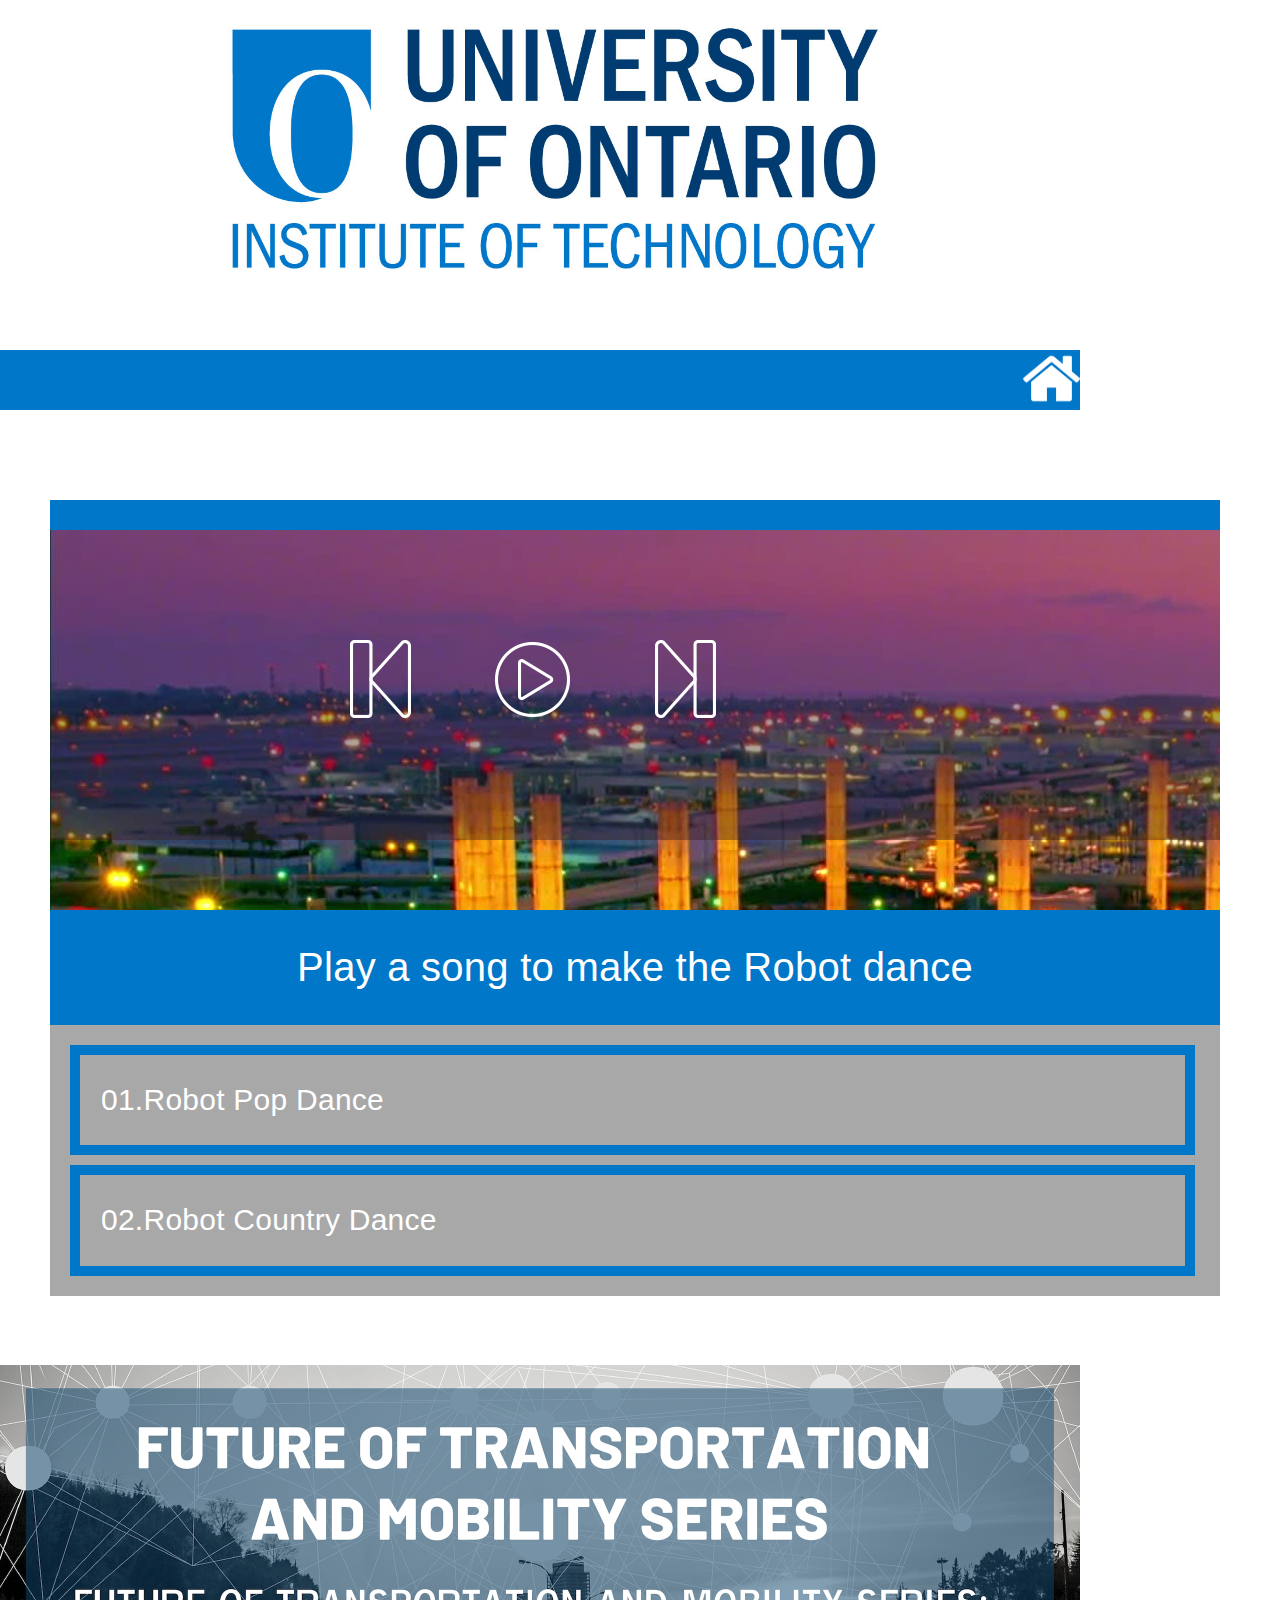
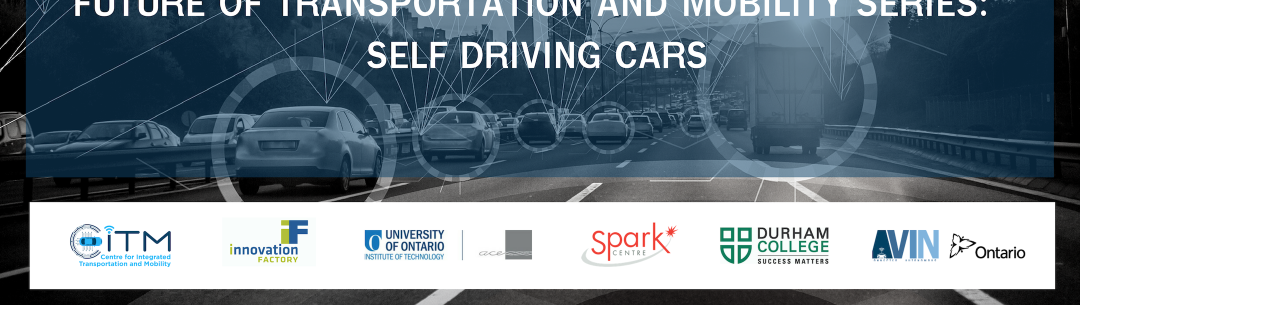
<file: Contents/Dance/index.html>
<!DOCTYPE html>
<html>
<head>
    <meta content="text/html" charset="utf-8" />
    <meta http-equiv="X-UA-Compatible" content="IE=10" />

    <script language="JavaScript" type="text/javascript" src="../../Scripts/BaseCommand.js"></script>
    <script language="JavaScript" type="text/javascript" src="../../Scripts/BaseEvent.js"></script>
    <script language="JavaScript" type="text/javascript" src="../../Scripts/LogConsole.js"></script>
    <script language="JavaScript" type="text/javascript" src="../../Scripts/Language.js"></script>
    <script language="JavaScript" type="text/javascript" src="../../Scripts/custom.js"></script>
    <script src="../../Scripts/jquery-3.3.1.min.js"></script>
    <script language="JavaScript" type="text/javascript" src="../../maincontents.js"></script>
    <script src="../../boots/js/bootstrap.min.js"></script>
    <script src="js/FuroDance.js"></script>
    

    <link href="../../css/Main.css" rel="stylesheet" type="text/css" />
    <link href="css/dance.css" rel="stylesheet" type="text/css"/>
    <link rel="stylesheet" href="../../boots/css/bootstrap.min.css">
    <link rel="stylesheet" href="https://cdnjs.cloudflare.com/ajax/libs/font-awesome/4.7.0/css/font-awesome.min.css">
    <link rel="stylesheet" href="css/font-awesome.min.css">

</head>

<body onload="JSMain()" onbeforeunload="JSUnload()"  style="padding: 0; margin: 0; background-repeat: no-repeat; width: 1080px; height: 1920px; " class="noselect unselectable">
<header>
  <div class="logo" src onclick="FC_ContentsCall('Home')">
    <img src="../../assets/logo.png">
  </div>
</header>
<nav>
  <img src="../../assets/icons/home.png" class="img-home" onclick="FC_ContentsCall('Home')">
</nav>
<section class="main-content">
   <div class="bmg">
            <div class="wrap" >
               <div class="col-sm-5">


<audio id="myAudio">
  <source src="tracks/01.mp3" type="audio/mpeg">
  Your browser does not support the audio element.
</audio>


                <div class="container">
                   
                    
                    <div class="column add-bottom">
                        <div id="mainwrap">
                            <div class="songaction">
                             <!-- <span class="left" id="npAction">Paused...</span>*/ -->
                            </div>
                            <!--<div class="yellowcolor">
                              <img src="images/music.png">
                            </div>-->
                            <div class="bagimage">
                                <div class="bagoverlay">
                            <div id="nowPlay">

                                    <a href="#" class="preplayAudio" onclick="preplayAudio()">
                                         <img src="images/prev.png">
                                    </a>
                                    <a href="#" class="playAudio" onclick="playAudio()">
                                        <img src="images/play.png">
                                    </a>
                                    <a href="#" class="stopAudio" onclick="stopAudio()">
                                        <img src="images/pause.png" width="76">
                                    </a>
                                    <a href="#" class="nextplayAudio" onclick="nextplayAudio()">
                                        <img src="images/next.png">
                                    </a>
                                
                                
                          <!--      <span class="right" id="npTitle"></span> -->
                            </div>
                                </div>
                            </div>
                            
                            <div id="audiowrap">
                                     <div id="tracks">
                                    <p>Play a song to make the Robot dance</p>
                                </div>                    
                            </div>
                            <div id="plwrap">
                                <ul id="plList"></ul>
                            </div>
                        </div>
                    </div>
                    
                </div>

<script src="js/jquery-3.3.1.min.js"></script>
<script src="js/plyr.js"></script>




                  </div>
                </div>

              </div>
      </div>

</section>
<footer>
  <img src="../../assets/footer.png" width="1080">
</footer>
<div id="dialog-overlay"></div>
      <div id="dialog-box">
        
      </div>


</body>

<script type="application/javascript">

  function JSUnload(){
    window.external.RobotDanceStart(false);
  }
    if(readCookie("CurrentLanguage") === "English")
    {
        LanguageChange('english');
    }
    else if(readCookie("CurrentLanguage") === "Spanish")
    {
        LanguageChange('spanish');
    }
    else if(readCookie("CurrentLanguage") === "Chinese")
    {
        LanguageChange('chinese');
    }
</script>


<script language="JavaScript" type="text/javascript" src="../Common/Scripts/common-inner.js"></script>

<script language="javascript" type="text/javascript">
    window.history.forward();
</script>



</html>
</file>
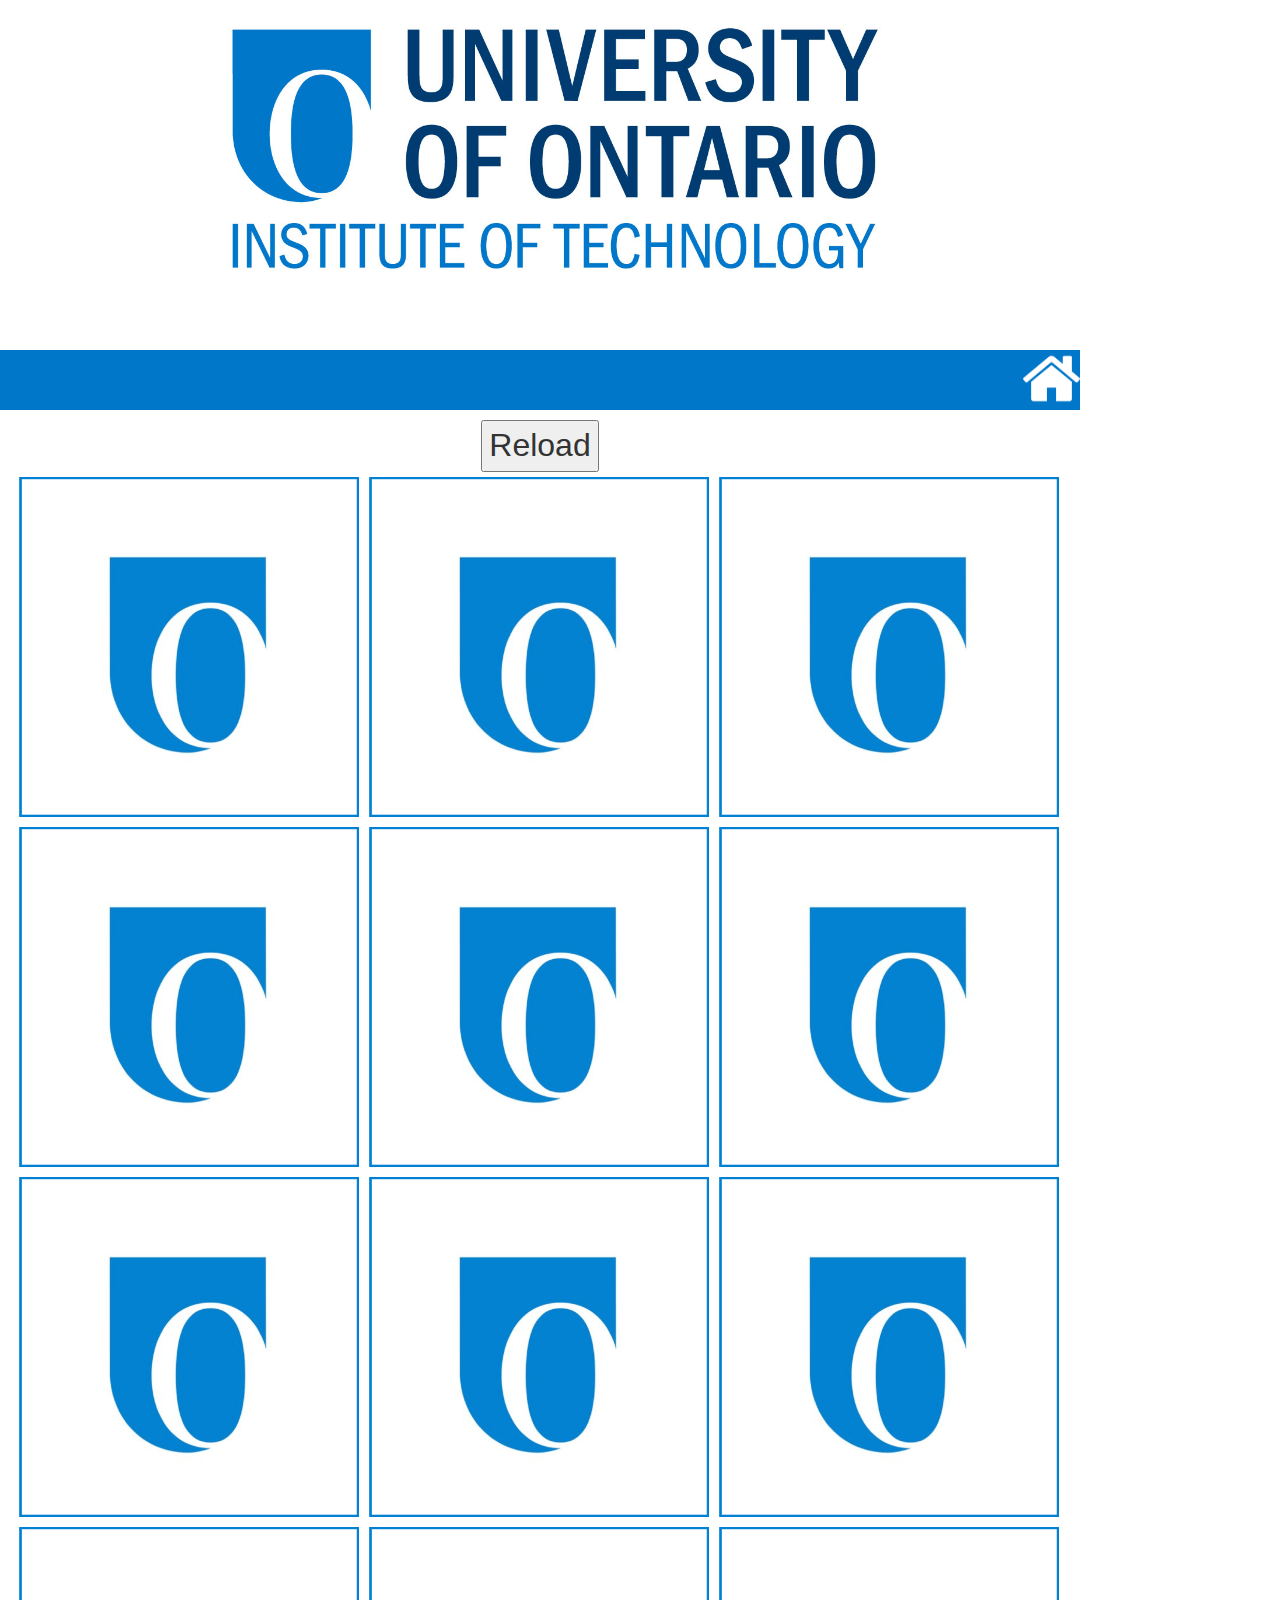
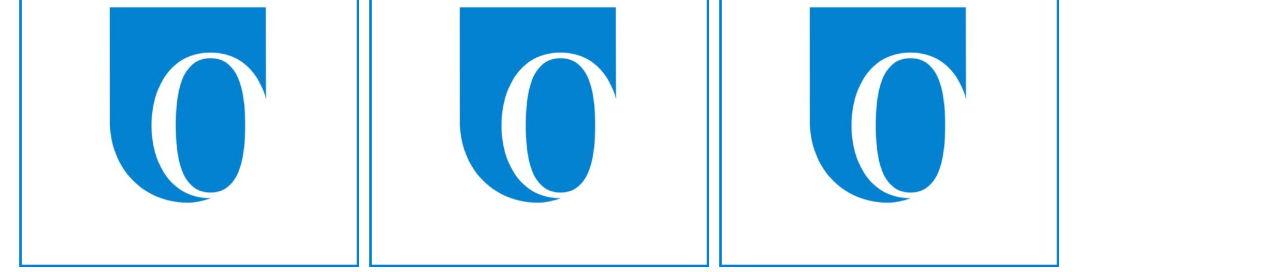
<file: Contents/MatchGame/index.html>
<!DOCTYPE html>
<html>
<head>
    <meta content="text/html" charset="utf-8" />
    <meta http-equiv="X-UA-Compatible" content="IE=11" />

    <script language="JavaScript" type="text/javascript" src="../../Scripts/BaseCommand.js"></script>
    <script language="JavaScript" type="text/javascript" src="../../Scripts/BaseEvent.js"></script>
    <script language="JavaScript" type="text/javascript" src="../../Scripts/LogConsole.js"></script>
    <script language="JavaScript" type="text/javascript" src="../../Scripts/Language.js"></script>
    <script language="JavaScript" type="text/javascript" src="../../Scripts/custom.js"></script>
    <script src="../../Scripts/jquery-3.3.1.min.js"></script>
    <script language="JavaScript" type="text/javascript" src="../../maincontents.js"></script>
    <script src="../../boots/js/bootstrap.min.js"></script> 
    

  <link href="../../css/Main.css" rel="stylesheet" type="text/css" />
  <link rel="stylesheet" href="../../boots/css/bootstrap.min.css">
  <link href="css/video.css" rel="stylesheet" type="text/css" />
  <link rel="stylesheet" href="css/style.css">


</head>


<body >

<header >
    <div class="logo">
        <img src="../../assets/logo.png" onclick="FC_ContentsCall('Home')">
    </div>
</header>
<nav>
    <img src="../../assets/icons/home.png" class="img-home" onclick="FC_ContentsCall('Home')">
</nav>

  <section class="main-content">
    <div class="wrap" style="text-align: center;">

      <div class="wrap">
          <button onclick="rel()" style="font-size: xx-large" > Reload </button>

          <table>
              <tr>
                  <td>
                      <div id="img1" style="position: relative; top: 0; left: 0" >
                          <a href="javascript:choose(0)"><img src="images/back.png" style="width: 340px; height: 340px" /></a>
                      </div>
                  </td>
                  <td>
                      <div id="img2" style="position: relative; top: 0; left: 0" >
                          <a href="javascript:choose(1)"><img src="images/back.png" style="width: 340px; height: 340px"/></a>
                      </div>
                  </td>
                  <td>
                      <div id="img3" style="position: relative; top: 0; left: 0" >
                          <a href="javascript:choose(2)"><img src="images/back.png" style="width: 340px; height: 340px"/></a>
                      </div>
                  </td>
              </tr>
              <tr>
                  <td>
                      <div id="img4" style="position: relative; top: 0; left: 0" >
                          <a href="javascript:choose(3)"><img src="images/back.png" style="width: 340px; height: 340px" /></a>
                      </div>
                  </td>
                  <td>
                      <div id="img5" style="position: relative; top: 0; left: 0" >
                          <a href="javascript:choose(4)"><img src="images/back.png" style="width: 340px; height: 340px"/></a>
                      </div>
                  </td>
                  <td>
                      <div id="img6" style="position: relative; top: 0; left: 0" >
                          <a href="javascript:choose(5)"><img src="images/back.png" style="width: 340px; height: 340px"/></a>
                      </div>
                  </td>
              </tr>
              <tr>
                  <td>
                      <div id="img7" style="position: relative; top: 0; left: 0" onclick="image_five()">
                          <a href="javascript:choose(6)"><img src="images/back.png" style="width: 340px; height: 340px"/></a>
                      </div>
                  </td>
                  <td>
                      <div id="img8" style="position: relative; top: 0; left: 0" onclick="image_six()">
                          <a href="javascript:choose(7)"><img src="images/back.png" style="width: 340px; height: 340px"/></a>
                      </div>
                  </td>
                  <td>
                      <div id="img9" style="position: relative; top: 0; left: 0" onclick="image_six()">
                          <a href="javascript:choose(8)"><img src="images/back.png" style="width: 340px; height: 340px"/></a>
                      </div>
                  </td>
              </tr>
              <tr>
                  <td>
                      <div id="img10" style="position: relative; top: 0; left: 0" onclick="image_seven()">
                          <a href="javascript:choose(9)"><img src="images/back.png" style="width: 340px; height: 340px"/></a>
                      </div>
                  </td>
                  <td>
                      <div id="img11" style="position: relative; top: 0; left: 0" onclick="image_eight()">
                          <a href="javascript:choose(10)"><img src="images/back.png" style="width: 340px; height: 340px"/></a>
                      </div>
                  </td>
                  <td>
                      <div id="img12" style="position: relative; top: 0; left: 0" onclick="image_eight()">
                          <a href="javascript:choose(11)"><img src="images/back.png" style="width: 340px; height: 340px"/></a>
                      </div>
                  </td>
              </tr>
          </table>


      </div>
      
    </div>
  </section>

<div id="dialog-overlay"></div>
<div id="dialog-box">
</div>




<script language="JavaScript" type="text/javascript" src="js/eat.js"></script>
<script language="JavaScript" type="text/javascript" src="../Common/Scripts/common-inner.js"></script>

<script language="javascript" type="text/javascript">
    //window.history.forward();
</script>
<script src='http://cdnjs.cloudflare.com/ajax/libs/jquery/2.1.3/jquery.min.js'></script>



<script>
    var clicks = 0; //counts how may picks have been made in each turn
    var firstchoice; //stores index of first card selected
    var secondchoice; //stores index of second card selected

    var match = 0; //counts matches made
    var backcard = "images/back.png"; //shows back of card when turned over

    var faces = []; //array to store card images
    faces[0] = 'one';
    faces[1] = 'two';
    faces[2] = 'three';
    faces[3] = 'one';
    faces[4] = 'four';
    faces[5] = 'two';
    faces[6] = 'four';
    faces[7] = 'three';
    faces[8] = 'three';
    faces[9] = 'three';
    faces[10] = 'three';
    faces[11] = 'three';

    var faces_p = []; //array to store card images
    faces_p[0] = 'images/ibm.png';
    faces_p[1] = 'images/gapwireless.png';
    faces_p[2] = 'images/keysight.png';
    faces_p[3] = 'images/ibm.png';
    faces_p[4] = 'images/ecamion.png';
    faces_p[5] = 'images/smartcone.png';
    faces_p[6] = 'images/keysight.png';
    faces_p[7] = 'images/gapwireless.png';
    faces_p[8] = 'images/ecamion.png';
    faces_p[9] = 'images/consultants.png';
    faces_p[10] = 'images/smartcone.png';
    faces_p[11] = 'images/consultants.png';

    function choose(card) {
        if (clicks == 2) {
            return;
        }
        if (clicks == 0) {
            firstchoice = card;
            document.images[card+2].src = faces_p[card];
            clicks = 1;
        } else {
            clicks = 2;
            secondchoice = card;
            document.images[card+2].src = faces_p[card];
            timer = setInterval("check()", 1000);
        }
    }
    /* Check to see if a match is made */

    function check() {
        clearInterval(timer); //stop timer
        clicks = 0;
        if (faces_p[secondchoice] === faces_p[firstchoice]) {
            match++;
            document.getElementById("matches").innerHTML = match;
        } else {
            document.images[firstchoice+2].src = backcard;
            document.images[secondchoice+2].src = backcard;
            return;
        }
    }

    function rel()
    {location.reload();}
</script>

</body>

</html>
</file>
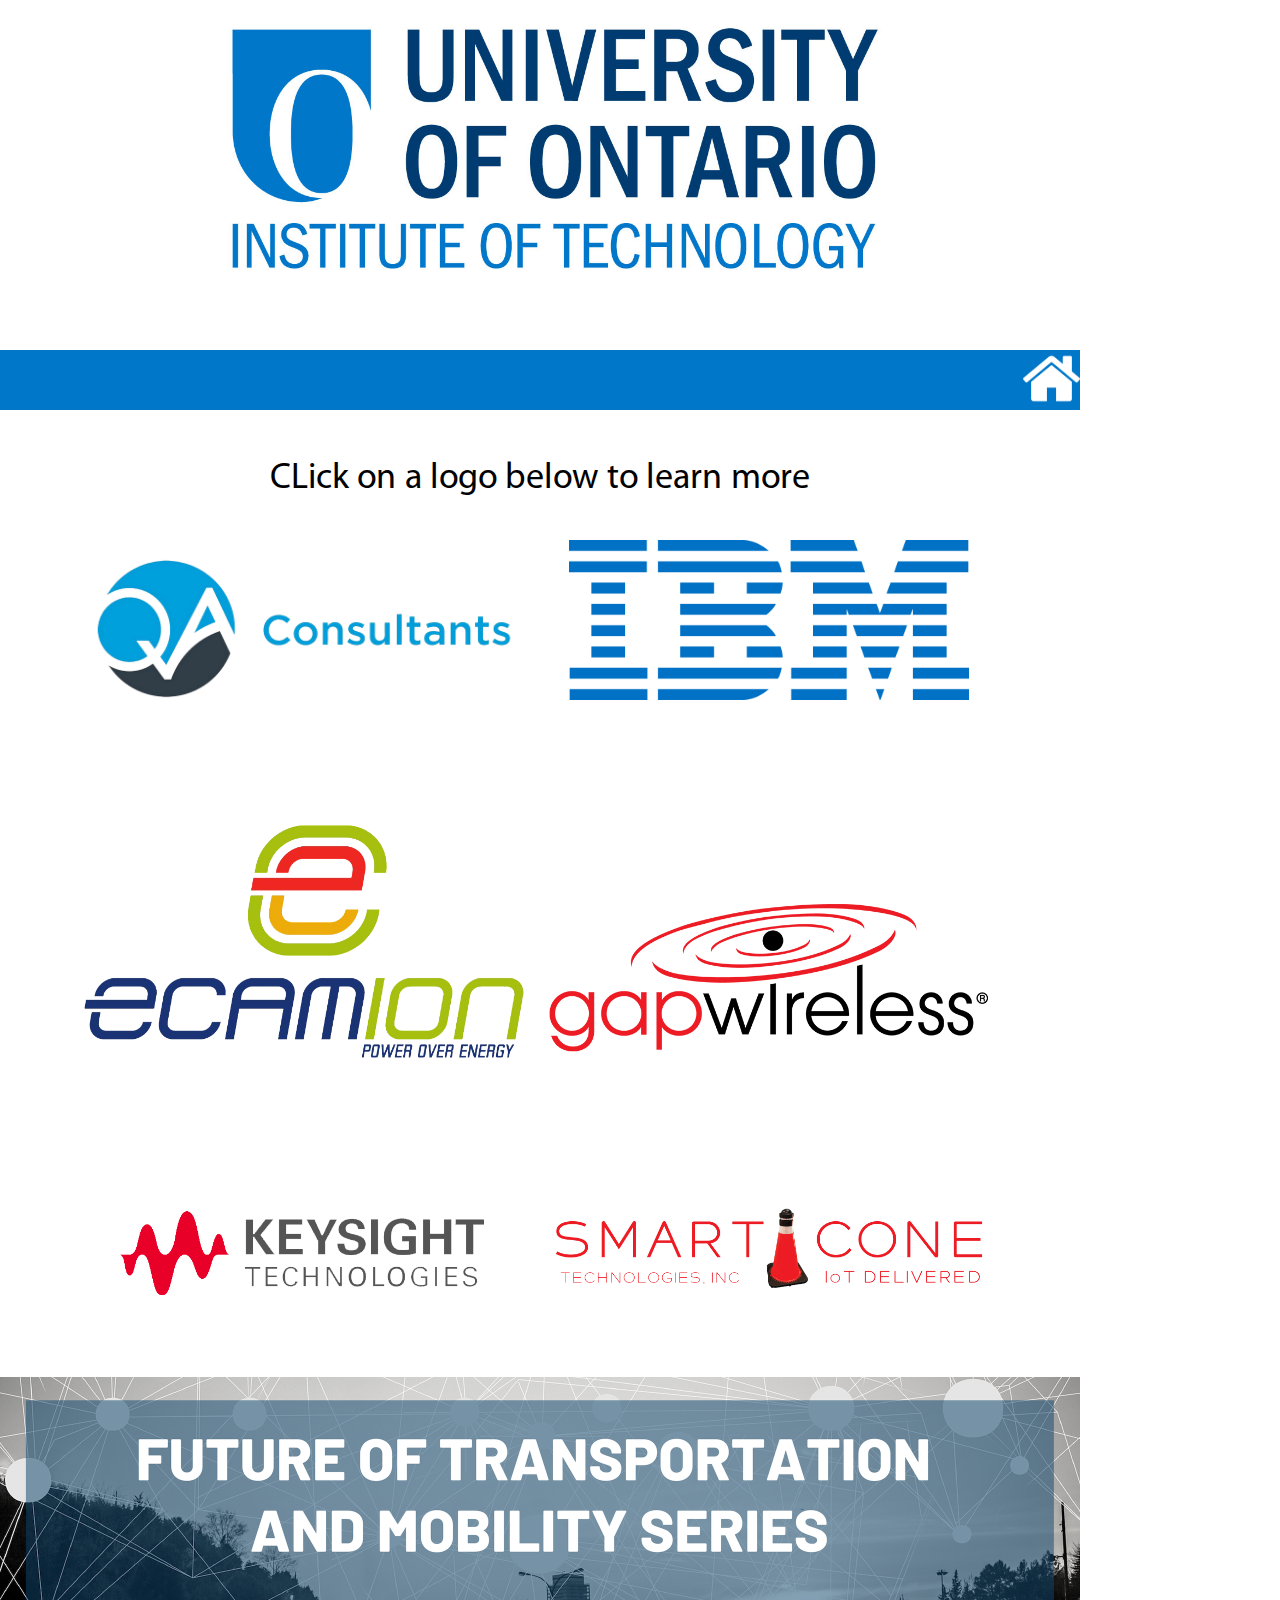
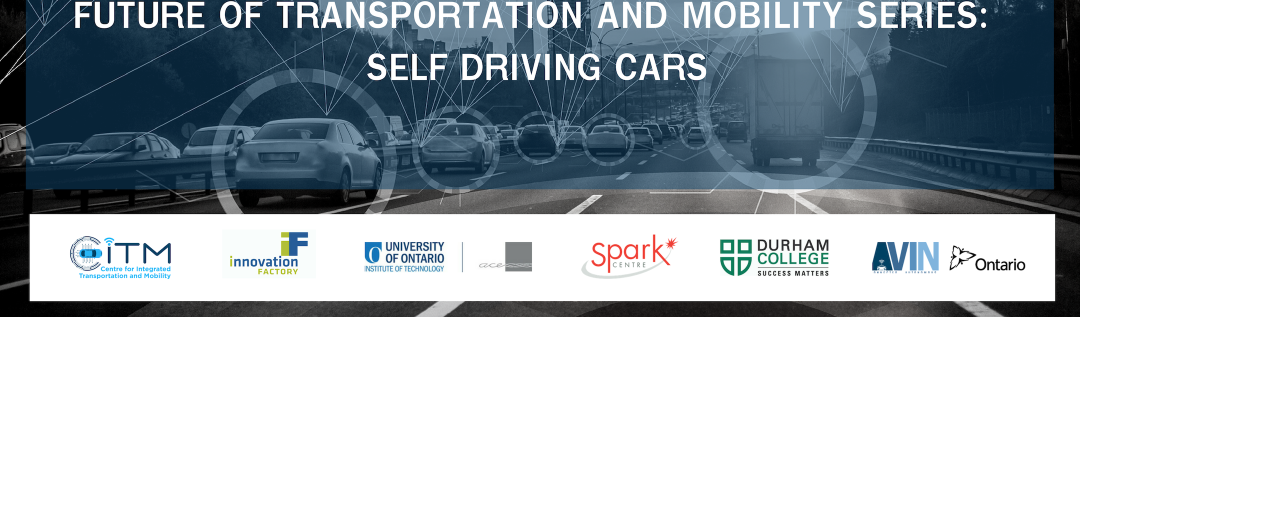
<file: Contents/Partner/index.html>
<!DOCTYPE html>
<html>
<head>
    <meta content="text/html" charset="utf-8" />
    <meta http-equiv="X-UA-Compatible" content="IE=10" />

    <script language="JavaScript" type="text/javascript" src="../../Scripts/BaseCommand.js"></script>
    <script language="JavaScript" type="text/javascript" src="../../Scripts/BaseEvent.js"></script>
    <script language="JavaScript" type="text/javascript" src="../../Scripts/LogConsole.js"></script>
    <script language="JavaScript" type="text/javascript" src="../../Scripts/Language.js"></script>
    <script language="JavaScript" type="text/javascript" src="../../Scripts/custom.js"></script>
    <script src="../../Scripts/jquery-3.3.1.min.js"></script>
    <script language="JavaScript" type="text/javascript" src="../../maincontents.js"></script>
    <script src="../../boots/js/bootstrap.min.js"></script> 
    

  <link href="../../css/Main.css" rel="stylesheet" type="text/css" />
  <link rel="stylesheet" href="../../boots/css/bootstrap.min.css">
  <link href="css/video.css" rel="stylesheet" type="text/css" />


</head>


<body >

<header >
  <div class="logo">
      <img src="../../assets/logo.png" onclick="FC_ContentsCall('Home')">
    </div>
</header>
<nav>
  <img src="../../assets/icons/home.png" class="img-home" onclick="FC_ContentsCall('Home')">
</nav>
  <section class="main-content">
    <div class="wrap" style="text-align: center;">
      <h1 class="sub-header title" style="color: black;"> CLick on a logo below to learn more</h1>
      
      <div class="products-box">
        <div class="col-sm-6 product-box" style="" onclick="ShowPopup('QA Consultants')">
          <img src="images/QAC.png">
          <!--<img src="images/play-2.png" style="width: 50px;position: absolute;top: 160px;    left: 217px;">-->
        </div>

        <div class="col-sm-6 product-box" onclick="ShowPopup('IBM')">
          <img src="images/IBM-Logo.png">
          <!--<img src="images/play-2.png" style="width: 50px;position: absolute;top: 160px;    left: 217px;">-->
        </div>
      </div>
      <div class="products-box">
        <div class="col-sm-6 product-box" onclick="ShowPopup('eCAMION')">
          <img src="images/eCamion.png">
          
        </div>
        <div class="col-sm-6 product-box" onclick="ShowPopup('Gap Wireless')">
          <img src="images/GapWirelessReg_RedBlk-PNG.png">
          
        </div>
      </div> 
      <div class="products-box">
        <div class="col-sm-6 product-box" style="" onclick="ShowPopup('Keysight Technologies')">
          <img src="images/Keysight Technologies.png">
        </div>

        <div class="col-sm-6 product-box" onclick="ShowPopup('SmartCone Technologies')">
          <img src="images/SmartCone Logo ALLRED.png">
        </div>
      </div>
      
    </div>
  </section>
  <footer>
    <img src="../../assets/footer.png" width="1080">
  </footer>

<div id="dialog-overlay1"></div>
      <div id="dialog-box1"><a class="btn-ok">Close</a>
        <div id="dialog-content1">
            <div id="dialog-message"><h1></h1><p></p></div>
        </div>

      </div>
<!--<div id="dialog-overlay1"></div>
      <div id="dialog-box1"><a class="btn-ok">Close</a>
        <div id="dialog-content1">
            <div id="dialog-message"><video id="myVideo" width="800" height="540" nocontrols><source src="" type="video/mp4">Your browser does not support the video tag.</video> </div>
        </div>
        <img src="images/play.png" id="playPause" onclick="vidplay()">

      </div>
  -->
</body>


<script language="JavaScript" type="text/javascript" src="js/video.js"></script>
<script language="JavaScript" type="text/javascript" src="../Common/Scripts/common-inner.js"></script>

<script language="javascript" type="text/javascript">
    //window.history.forward();
</script>



</html>
</file>
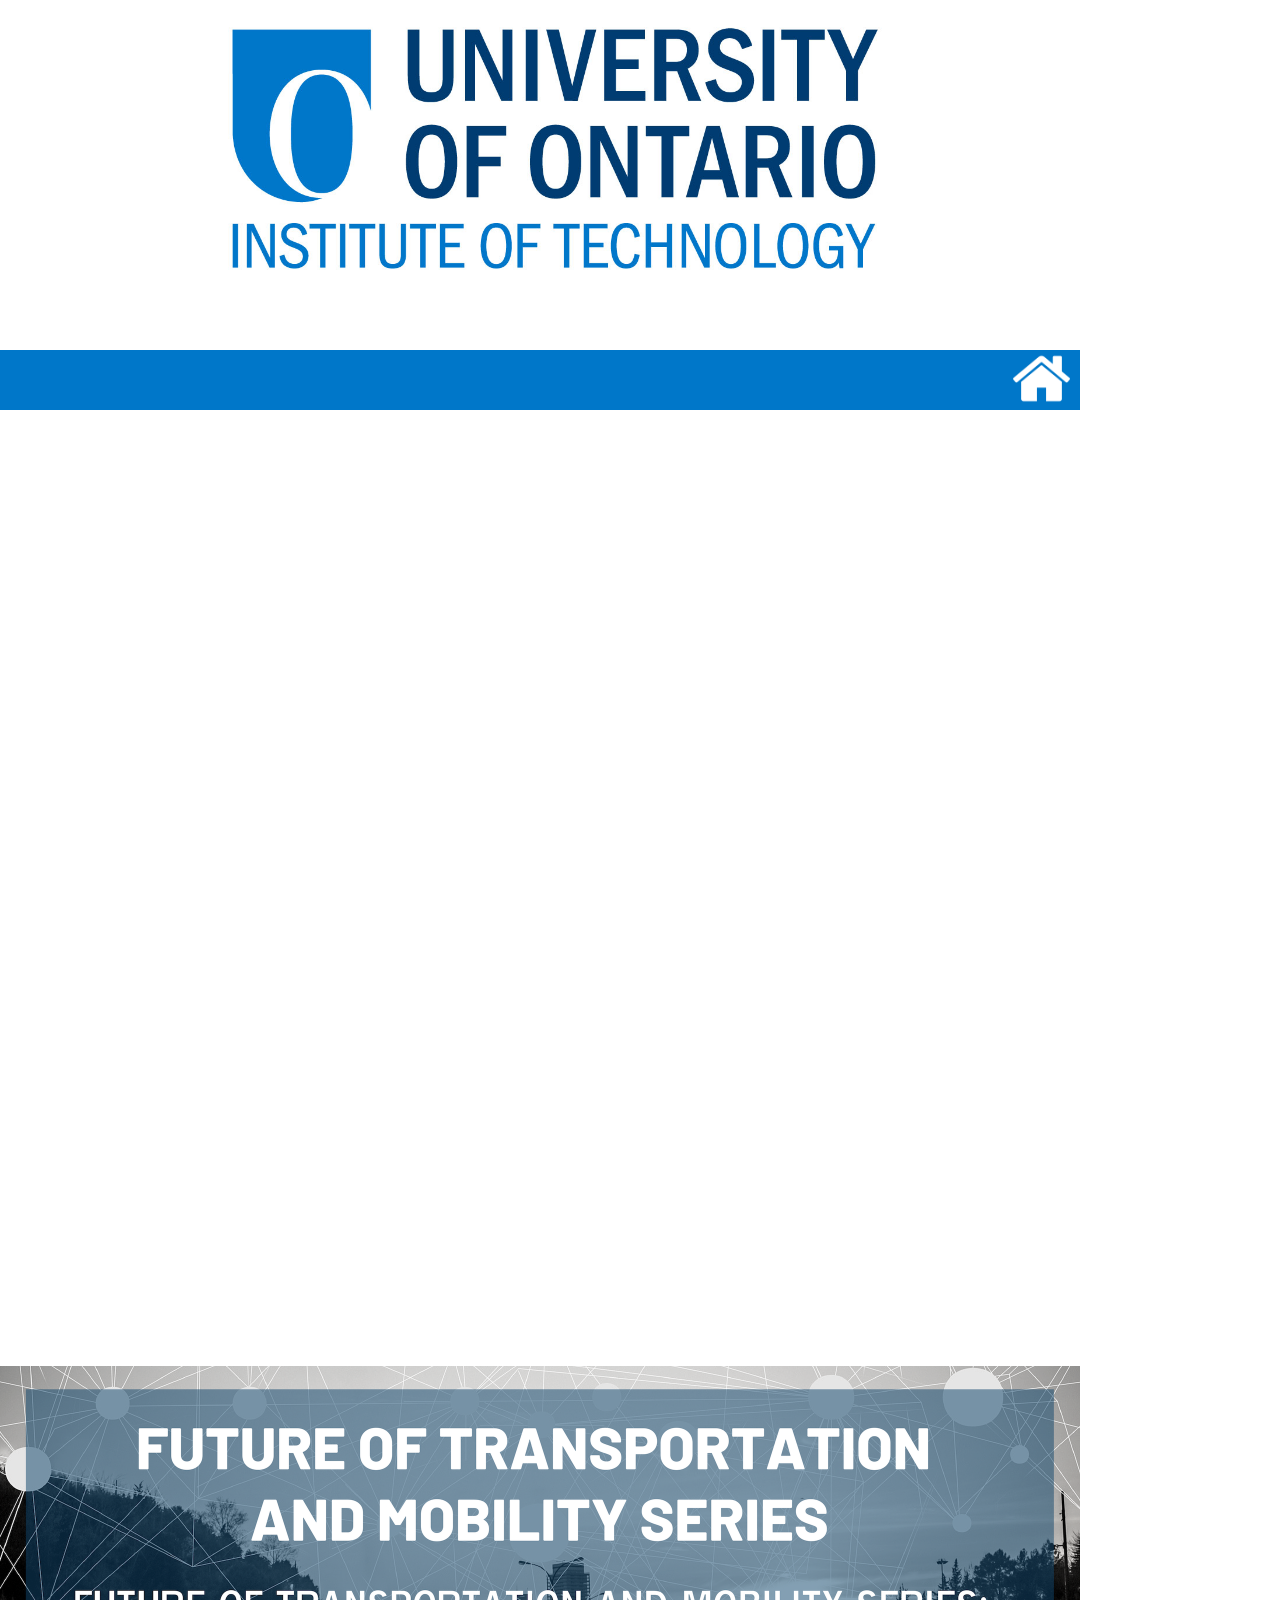
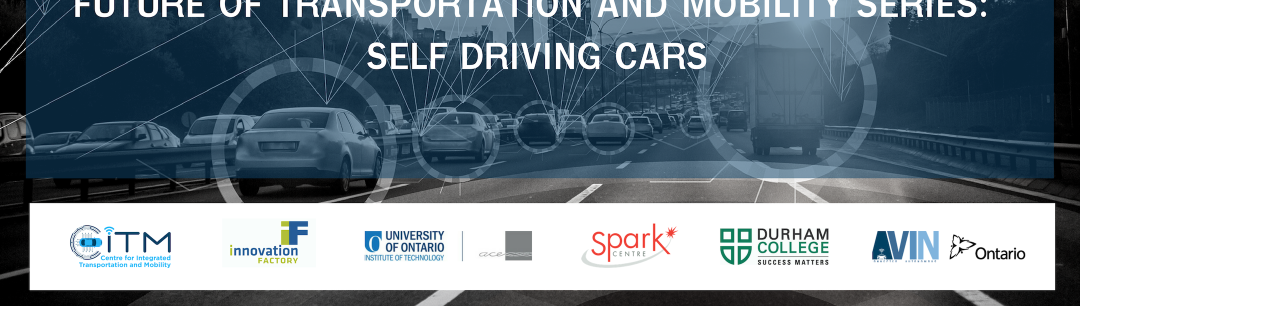
<file: Contents/PrizeWheel/index.html>
<!DOCTYPE html>
<html>
<head>
    <meta content="text/html" charset="utf-8" />
    <meta http-equiv="X-UA-Compatible" content="IE=10" />

    <script language="JavaScript" type="text/javascript" src="../../Scripts/BaseCommand.js"></script>
    <script language="JavaScript" type="text/javascript" src="../../Scripts/BaseEvent.js"></script>
    <script language="JavaScript" type="text/javascript" src="../../Scripts/LogConsole.js"></script>
    <script language="JavaScript" type="text/javascript" src="../../Scripts/Language.js"></script>
    <script language="JavaScript" type="text/javascript" src="../../Scripts/custom.js"></script>
    <script src="../../Scripts/jquery-3.3.1.min.js"></script>
    <script language="JavaScript" type="text/javascript" src="../../maincontents.js"></script>
    <script src="../../boots/js/bootstrap.min.js"></script> 
    

  <link href="../../css/Main.css" rel="stylesheet" type="text/css" />
  <link rel="stylesheet" href="../../boots/css/bootstrap.min.css">
  <link href="css/eat.css" rel="stylesheet" type="text/css" />
  <script src="http://robotaisolutions.com/robot-work/Reinhausen/" type="text/javascript"></script>
<style type="text/css">

    text{
        font-family:Helvetica, Arial, sans-serif;
        font-size:22px;
        pointer-events:none;
    }
    #chart{
        position:absolute;
        width:500px;
        height:500px;
        top: 550px;
        left: 200px;
    }
    #question{
        position: absolute;
        width:550px;
        height:500px;
        top: 230px;
        left: 250px;
    }
    #question h1{
        font-size: 50px;
        font-weight: bold;
        font-family: "Helvetica Neue", Helvetica, Arial, sans-serif;
        position: absolute;
        padding: 0;
        margin: 0;
        top:50%;
        -webkit-transform:translate(0,-50%);
                transform:translate(0,-50%);
    }
    </style>

</head>


<body >

<header >
    <div class="logo">
        <img onclick="FC_ContentsCall('Home')" src="../../assets/logo.png">
    </div>
    
</header>

<nav>
    <span class="home-text" onclick="FC_ContentsCall('Home')"><img class="home" src="../../assets/icons/home.png" alt="home" ></span>
    <!--<h2 class="lang-text">Choose a Language</h2>
    <div class="nav-language">
        <button onclick="LanguageChange('english');" id="btn_english" class="btn-english">English</button>
    </div>-->
</nav>

<section class="main-content">
   <div class="bmg">
        <div class="wrap" >
            <div id="chart"></div>
            <div id="question"><h1></h1></div>
            <div id="demo"></div>
    
    <script src="js/d3.v3.min.js" charset="utf-8"></script>
    <script type="text/javascript" charset="utf-8">
        var padding = {top:20, right:40, bottom:0, left:0},
            w = 700 - padding.left - padding.right,
            h = 700 - padding.top  - padding.bottom,
            r = Math.min(w, h)/2,
            rotation = 0,
            oldrotation = 0,
            picked = 100000,
            oldpick = [],
            color = d3.scale.category20();//category20c()
            //randomNumbers = getRandomNumbers();
        //http://osric.com/bingo-card-generator/?title=HTML+and+CSS+BINGO!&words=padding%2Cfont-family%2Ccolor%2Cfont-weight%2Cfont-size%2Cbackground-color%2Cnesting%2Cbottom%2Csans-serif%2Cperiod%2Cpound+sign%2C%EF%B9%A4body%EF%B9%A5%2C%EF%B9%A4ul%EF%B9%A5%2C%EF%B9%A4h1%EF%B9%A5%2Cmargin%2C%3C++%3E%2C{+}%2C%EF%B9%A4p%EF%B9%A5%2C%EF%B9%A4!DOCTYPE+html%EF%B9%A5%2C%EF%B9%A4head%EF%B9%A5%2Ccolon%2C%EF%B9%A4style%EF%B9%A5%2C.html%2CHTML%2CCSS%2CJavaScript%2Cborder&freespace=true&freespaceValue=Web+Design+Master&freespaceRandom=false&width=5&height=5&number=35#results
        var tick = new Audio('tick.mp3');

        var quantity= new Array( );
        
        if(readCookie("quantity")){
            quantity=readCookie("quantity");
            
        }
        else{
            var quantity=[1,2,3,4,7,6,7,15,20,30,100];
            writeCookie("CurrentLanguage", quantity, 30);
        }
        
        function checkQuantity(){
            for (var i = 0; i < quantity.length;  i++) {
               // alert(quantity[i]);
                if(quantity[i]<=0){

                    data.splice(i, 1);

                }
            }
            
        }
        /*var obj=null;
        var data=[];
        $.ajax({
            url:"http://localhost/valeo/",
            type:"post",
                success: function(response) {
                          //console.log(data[0].prize);
                          //obj=JSON.parse(data);
                          //console.log(response[0].label);
                          //theWheel.segments= Object.assign({},data)
                          //console.log(theWheel);
                          //if(data.response=='success'){
                            //var JSONObject = response[0].toString();
                            //console.log(JSONObject);
                            //obj=response;
                            //data[4].push(response[0]);
                            //data[0].push(data[0]);
                            //var parsed = JSON.parse(response);
                        
                        }
                            
                    });      
       
        /*var data = [
                     // padding
                    {"label":"Robot bendable",  "value":3,  "question":"Robot bendable"}, //font-family
                     //Robot wind-ups
                    
                    {"label":"CDS floor stands",  "value":6,  "question":"CDS floor stands"},
                    
                    {"label":"Robot gummies",  "value":8,  "question":"Robot gummies"},
                    {"label":"Banner stands",  "value":8,  "question":"Banner stands"},
                    {"label":"$10 Amazon cards",  "value":8,  "question":"$10 Amazon cards"},
                    {"label":"$5 Starbucks cards",  "value":8,  "question":"$5 Starbucks cards"},
                    {"label":"Enter drawing for a $100 Amazon card",  "value":8,  "question":"$100 Amazon card drawing"}
                     //comma
        ];
        $("#demo").html('<ul><li>Robot Eraser: '+quantity[0]+'</li><li>Robot bendable:'+quantity[1]+'</li><li>Robot wind-ups: '+quantity[2]+'</li><li>$50 Starbucks gift cards: '+quantity[3]+'</li><li>CDS floor stands: '+quantity[4]+'</li><li>Robot stickers: '+quantity[5]+'</li><li>Robot gummies: '+quantity[6]+'</li></li><li>Banner stands: '+quantity[7]+'</li></li><li>$10 Amazon cards: '+quantity[8]+'</li></li><li>$5 Starbucks cards: '+quantity[9]+'</li></li><li>$100 Amazon card: '+quantity[10]+'</li></ul>');*/
        checkQuantity();
        var svg = d3.select('#chart')
            .append("svg")
            .data([data])
            .attr("width",  w + padding.left + padding.right)
            .attr("height", h + padding.top + padding.bottom);
        var container = svg.append("g")
            .attr("class", "chartholder")
            .attr("transform", "translate(" + (w/2 + padding.left) + "," + (h/2 + padding.top) + ")");
        var vis = container
            .append("g");
            
        var pie = d3.layout.pie().sort(null).value(function(d){return 1;});
        // declare an arc generator function
        var arc = d3.svg.arc().outerRadius(r);
        // select paths, use arc generator to draw
        var arcs = vis.selectAll("g.slice")
            .data(pie)
            .enter()
            .append("g")
            .attr("class", "slice");
            
        arcs.append("path")
            .attr("fill", function(d, i){ return color(i); })
            .attr("d", function (d) { return arc(d); });
        // add the text
        arcs.append("text").attr("transform", function(d){
                d.innerRadius = 0;
                d.outerRadius = r;
                d.angle = (d.startAngle + d.endAngle)/2;
                return "rotate(" + (d.angle * 180 / Math.PI - 90) + ")translate(" + (d.outerRadius -10) +")";
            })
            .attr("text-anchor", "end")
            .text( function(d, i) {
                return data[i].label;
            });
        container.on("click", spin);
        function spin(d){
            tick.currentTime = 0;

            tick.play();
            tick.loop=true;
            container.on("click", null);
            //all slices have been seen, all done
            console.log("OldPick: " + oldpick.length, "Data length: " + data.length);
            if(oldpick.length == data.length){
                console.log("done");
                container.on("click", null);
                return;
            }
            var  ps       = 360/data.length,
                 pieslice = Math.round(1440/data.length),
                 rng      = Math.floor((Math.random() * 1440) + 360);
                
            rotation = (Math.round(rng / ps) * ps);
            
            picked = Math.round(data.length - (rotation % 360)/ps);
            picked = picked >= data.length ? (picked % data.length) : picked;
            if(oldpick.indexOf(picked) !== -1){
                d3.select(this).call(spin);
                return;
            } else {
                oldpick.push(picked);
                
            }
            rotation += 90 - Math.round(ps/2);
            vis.transition()
                .duration(3000)
                .attrTween("transform", rotTween)
                .each("end", function(){
                    //mark question as seen
                    d3.select(".slice:nth-child(" + (picked + 1) + ") path")
                        .attr("fill", "#111");
                    //populate question
                    d3.select("#question h1")
                        .text("Congratulations! You won " + data[picked].question);
                        //data[picked].value=data[picked].value-1;
                        //alert(data[picked].value);
                        var temp=getIndex(data[picked].value);
                        //alert(data[picked].id);
                        updateQuantity(data[picked].id);
                        quantity[temp]=quantity[temp]-1;
                        /*$("#demo").html('<ul><li>Robot Eraser: '+quantity[0]+'</li><li>Robot bendable:'+quantity[1]+'</li><li>Robot wind-ups: '+quantity[2]+'</li><li>$50 Starbucks gift cards: '+quantity[3]+'</li><li>CDS floor stands: '+quantity[4]+'</li><li>Robot stickers: '+quantity[5]+'</li><li>Robot gummies: '+quantity[6]+'</li></li><li>Banner stands: '+quantity[7]+'</li></li><li>$10 Amazon cards: '+quantity[8]+'</li></li><li>$5 Starbucks cards: '+quantity[9]+'</li></li><li>$100 Amazon card: '+quantity[10]+'</li></ul>');
                        document.getElementById("demo").innerHTML = quantity.toString();*/
                    oldrotation = rotation;
                    tick.loop=false;
                writeCookie("CurrentLanguage", quantity, 30);
                    container.on("click", spin);
                });
        }
        //make arrow
        svg.append("g")
            .attr("transform", "translate(" + (w + padding.left + padding.right) + "," + ((h/2)+padding.top) + ")")
            .append("path")
            .attr("d", "M-" + (r*.15) + ",0L0," + (r*.05) + "L0,-" + (r*.05) + "Z")
            .style({"fill":"black"});
        //draw spin circle
        container.append("circle")
            .attr("cx", 0)
            .attr("cy", 0)
            .attr("r", 60)
            .style({"fill":"white","cursor":"pointer"});
        //spin text
        container.append("text")
            .attr("x", 0)
            .attr("y", 15)
            .attr("text-anchor", "middle")
            .text("SPIN")
            .style({"font-weight":"bold", "font-size":"30px"});
        
        function getIndex(val){
            for(var i = 0; i < data.length; i++) {
                if(data[i].value === val) {
                return i;
                }
            }
        }
        
        function rotTween(to) {
          var i = d3.interpolate(oldrotation % 360, rotation);
          return function(t) {
            return "rotate(" + i(t) + ")";
          };
        }
        function updateQuantity(id) {
            $.ajax({
                url:"http://robotaisolutions.com/robot-work/Reinhausen/updateQuantity.php",
                type:"post",
                data:{'id':id},
                success: function(response) {

                        
                }
                            
            }); 
        }

        
        function getRandomNumbers(){
            var array = new Uint16Array(1000);
            var scale = d3.scale.linear().range([360, 1440]).domain([0, 100000]);
            if(window.hasOwnProperty("crypto") && typeof window.crypto.getRandomValues === "function"){
                window.crypto.getRandomValues(array);
                console.log("works");
            } else {
                //no support for crypto, get crappy random numbers
                for(var i=0; i < 1000; i++){
                    array[i] = Math.floor(Math.random() * 100000) + 1;
                }
            }
            return array;
        }
        

    </script>     
              </div>
      </div>

</section>

<footer>
    <img src="../../assets/footer.png" width="1080" onclick="">
</footer>
<div id="dialog-overlay"></div>
<div id="dialog-box">
</div>

</body>
<script type="application/javascript">
    if(readCookie("CurrentLanguage") === "English")
    {
        LanguageChange('english');
    }
    else if(readCookie("CurrentLanguage") === "Spanish")
    {
        LanguageChange('spanish');
    }
    //ShowImgPopup("img.jpeg");

    
</script>

<script language="JavaScript" type="text/javascript" src="js/eat.js"></script>
<script language="JavaScript" type="text/javascript" src="../Common/Scripts/common-inner.js"></script>

<script language="javascript" type="text/javascript">
    window.history.forward();
</script>

<style type="text/css">
    ul{list-style-type: none;}
</style>

</html>
</file>
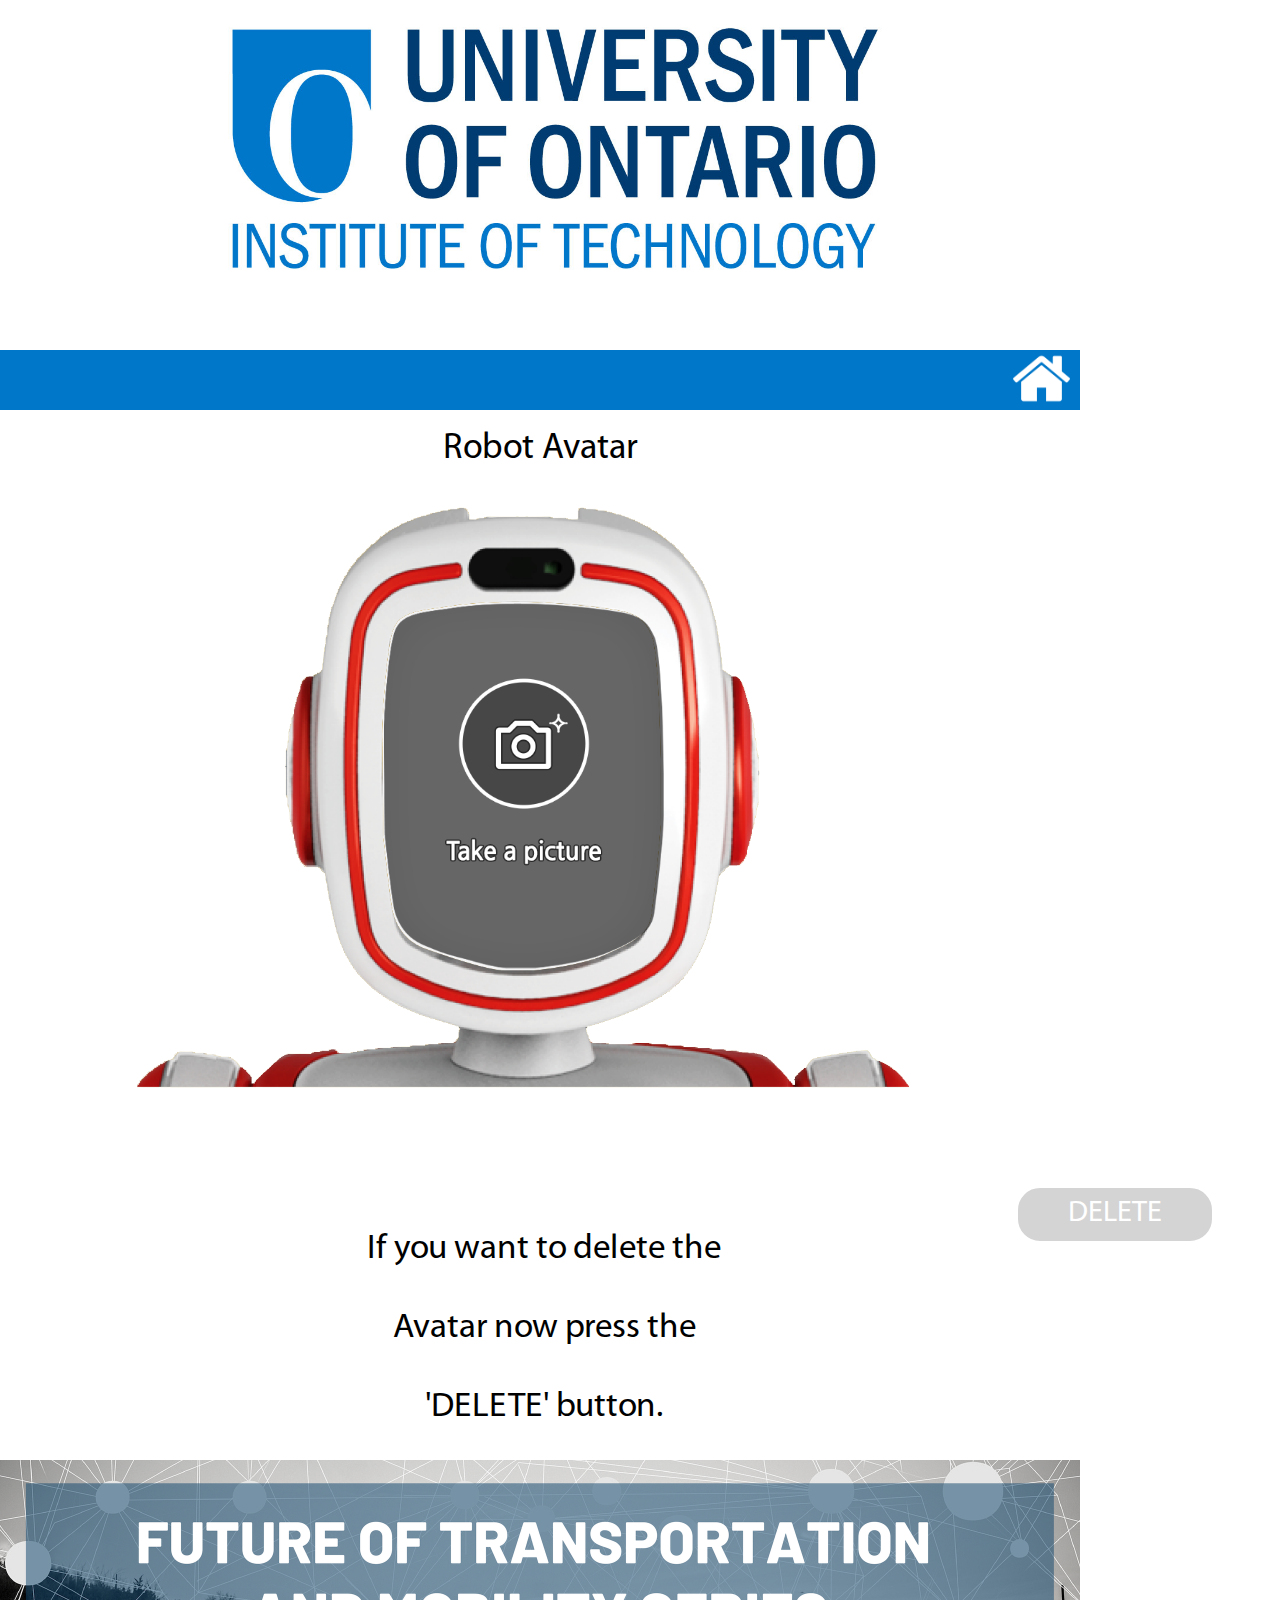
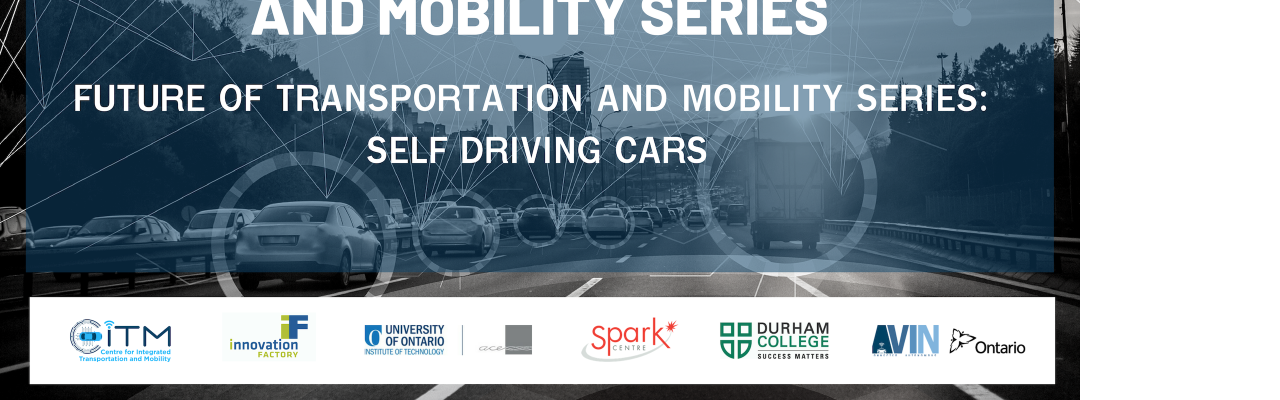
<file: Contents/RobotAvatar/index.htm>
<!DOCTYPE html>
<html>
<head>
<meta content="text/html" charset="utf-8" />
<meta http-equiv="X-UA-Compatible" content="IE=10" />

  <link rel="stylesheet" type="text/css" href="RobotAvatar.css" />

  <script language="JavaScript" type="text/javascript" src="../../Scripts/FlashPlayer.js"></script>
  <script language="JavaScript" type="text/javascript" src="../../Scripts/BaseCommand.js"></script>
  <script language="JavaScript" type="text/javascript" src="../../Scripts/BaseEvent.js"></script>
  <script language="JavaScript" type="text/javascript" src="RobotAvatar.js"></script>
  <script language="JavaScript" type="text/javascript" src="../../Scripts/custom.js"></script>

    <script src="../../Scripts/jquery-3.3.1.min.js"></script>
    <script language="JavaScript" type="text/javascript" src="../../maincontents.js"></script>
    <script src="../../boots/js/bootstrap.min.js"></script> 


  
  <link rel="stylesheet" href="../../boots/css/bootstrap.min.css">
  <link href="../../css/Main.css" rel="stylesheet" type="text/css" />

  
</head>

<body onload="JSMain()" onbeforeunload="JSUnload()"  style="padding: 0; margin: 0; background-repeat: no-repeat; width: 1080px; height: 1920px; " class="noselect unselectable">
<header>
  <div class="logo">
    <img onclick="FC_ContentsCall('Home')" src="../../assets/logo.png">
  </div>
</header>

<nav>
  <span class="home-text" onclick="FC_ContentsCall('Home')"><img class="home" src="../../assets/icons/home.png" alt="home"/></span>
  <!--<h2 class="lang-text">Choose a Language</h2>
  <div class="nav-language">
    <button onclick="LanguageChange('english');" id="btn_english" class="btn-english">English</button>
    <button onclick="LanguageChange('spanish');" id="btn_spanish" class="btn-spanish">Español</button>
  </div>-->
</nav>


<div class="main">
  <div class="canvas">
    <canvas id="camImage" width="935" height="520"></canvas>
  </div>

  <div class="bg">
    <h1 class="titleAvatar" style="">Robot Avatar</h1>
    <img src="Image/bg-new.png">
    <p class="deltext" id="deltext" style="">If you want to delete the Avatar now press the 'DELETE' button.</p>
  </div>

  <div class="shot" id="shot">
    <img id="shot" src="Image/avatar_shot_nor.png" onclick="shot()">
  </div>

   <div class="frame" id="frame" style="display: none">
    <img src="Image/avatar_frame.png">
  </div>
  
  <div class="number" id="number" style="display: none">
    <img id="number_img" src="Image/3_re.png">
  </div>
 
  <div class="delete">
    <button  onclick="del()" id="delete" disabled>DELETE</button>
  </div>
</div>

<footer style="top: 1460px;">
 <img src="../../assets/footer.png" width="1080">
 
</footer>
<script language="JavaScript" type="text/javascript" src="../Common/Scripts/common-inner.js"></script>
</body>
<script type="application/javascript">
    if(readCookie("CurrentLanguage") === "English")
    {
        LanguageChange('english');
    }
    else if(readCookie("CurrentLanguage") === "Spanish")
    {
        LanguageChange('spanish');
    }
</script>
</html>
</file>
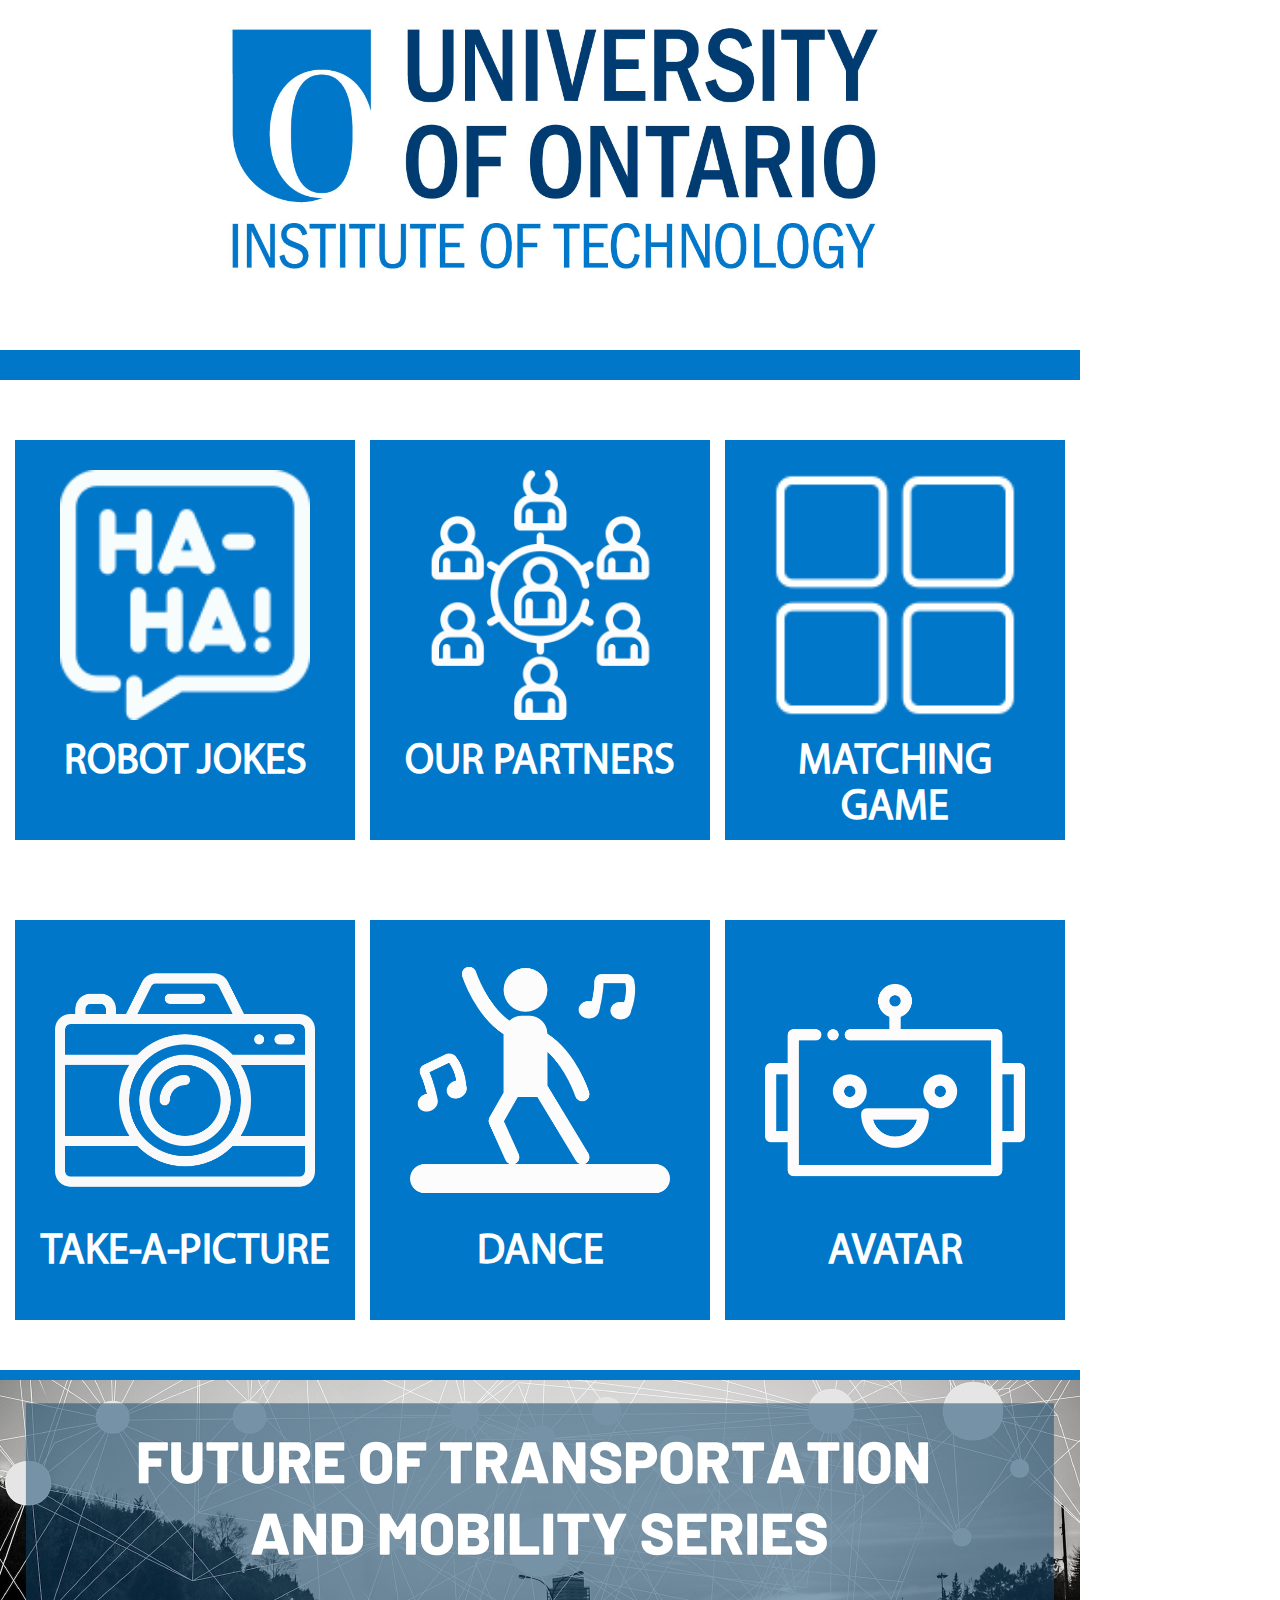
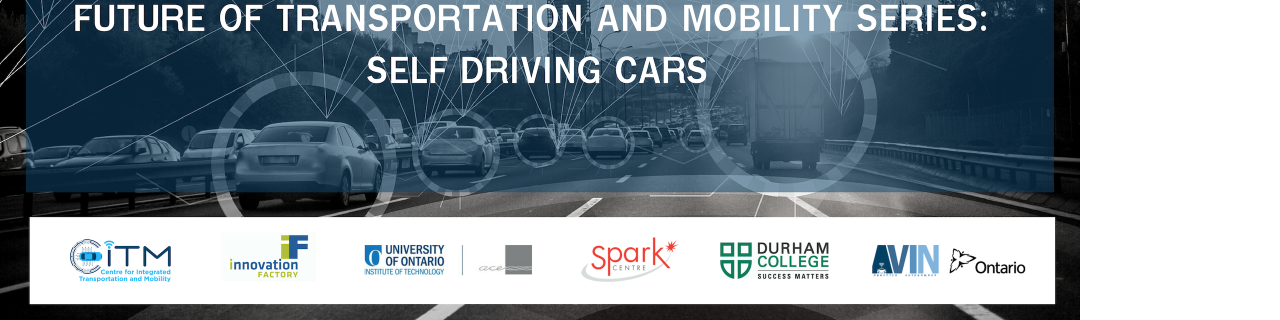
<file: ie.html>
﻿<!DOCTYPE html>
<html>
<head>
    <meta content="text/html" charset="utf-8"/>
    <meta http-equiv="X-UA-Compatible" content="IE=10"/>

    <script language="JavaScript" type="text/javascript" src="Scripts/BaseCommand.js"></script>
    <script language="JavaScript" type="text/javascript" src="Scripts/BaseEvent.js"></script>
    <script language="JavaScript" type="text/javascript" src="Scripts/LogConsole.js"></script>
    <script language="JavaScript" type="text/javascript" src="Scripts/Language.js"></script>
    <script language="JavaScript" type="text/javascript" src="Scripts/custom.js"></script>
    <script type="text/javascript" src="Scripts/jquery-3.3.1.min.js"></script>
    <script language="JavaScript" type="text/javascript" src="maincontents.js"></script>
    <script src="boots/js/bootstrap.min.js"></script> 
    <link rel="stylesheet" href="boots/css/bootstrap.min.css">
    
    <link href="css/Main.css" rel="stylesheet" type="text/css"/>
</head>


<body  onbeforeunload="JSUnload()" ondragstart="return false;" ondrop="return false;" style="-ms-user-select:none;" oncontextmenu="return false;">

  <header onclick="">
    <div class="config" onclick="FC_ContentsCall('Config')">
        <img src="assets/config.png" height="100">
    </div>
    <!--<div class="img-home" onclick="location.href ='maincontents.htm'"></div>-->
    <div class="logo">
      <img src="assets/logo.png">
    </div>

  </header>
  <nav></nav>
  <section class="main-content">
    <!--<h1 class="welcome-text">WELCOME</br>TO NOVARTIS</h1>
    <div class="get-started">Get Started</div>-->

    <div class="navigation">
      
      <div class="col-sm-4 navigation-box" style="" onclick="GetJoke()">
        <img src="assets/icons/laugh.png" class="navigation-icon" width="250">
        <h2 class="navigation-text">ROBOT JOKES</h2>
        
      </div>
      
      <div class="col-sm-4 navigation-box" style="margin: 0" onclick="FC_ContentsCall('Partner')">
        <img src="assets/icons/network.png" class="navigation-icon" width="250">
        <h2 class="navigation-text">OUR PARTNERS</h2>
        
      </div>
      <div class="col-sm-4 navigation-box" style="" onclick="FC_ContentsCall('Videos')">
        <img src="assets/icons/four-squares.png" class="navigation-icon" width="250">
        <h2 class="navigation-text">MATCHING GAME</h2>
      </div>
      <div class="col-sm-4 navigation-box" style="margin-bottom: 0" onclick="FC_ContentsCall('Selfie')">
        <img src="assets/icons/camera.png" class="navigation-icon">
        <h2 class="navigation-text">TAKE-A-PICTURE</h2>
      </div>
      <div class="col-sm-4 navigation-box" style="margin: 0" onclick="FC_ContentsCall('Dance')">
        <img src="assets/icons/dancer-with-music.png" class="navigation-icon">
        <h2 class="navigation-text">DANCE</h2>
      </div>
      <div class="col-sm-4 navigation-box" style="margin-bottom: 0" onclick="FC_ContentsCall('Avatar')">
        <img src="assets/icons/robot-5.png" class="navigation-icon">
        <h2 class="navigation-text">AVATAR</h2>
        
      </div>
      
      <!--<div class="col-sm-4 navigation-box" style="" onclick="FC_ContentsCall('go-mobile')">
        <img src="assets/icons/go-mobile.png" class="navigation-icon ">
        
      </div>-->
       
    </div>
  </section>

  <footer>
    <img src="assets/footer.png" width="1080">
  </footer>
  <div id="dialog-overlay"></div>
  <div id="dialog-box">
  </div>
  <style type="text/css">
    nav {
    height: 30px;
  }
  .main-content {
    height: 940px;
    margin-top: 60px;
    border-bottom: 10px solid #0077c9;
}
  </style>
  <script type="text/javascript">
    function GetJoke(){
    var temp=Math.floor((Math.random() * 9) + 1);
    PlaySpeech(jokes[temp]);
    //alert(jokes[temp]);
  }
  var initialJokeTime=setTimeout(GetJoke,30000);

  $(document).click(function(event) {
      clearTimeout( initialJokeTime );
      initialJokeTime=setTimeout(GetJoke,120000);
  });
  </script>
</body>
</html>
</file>
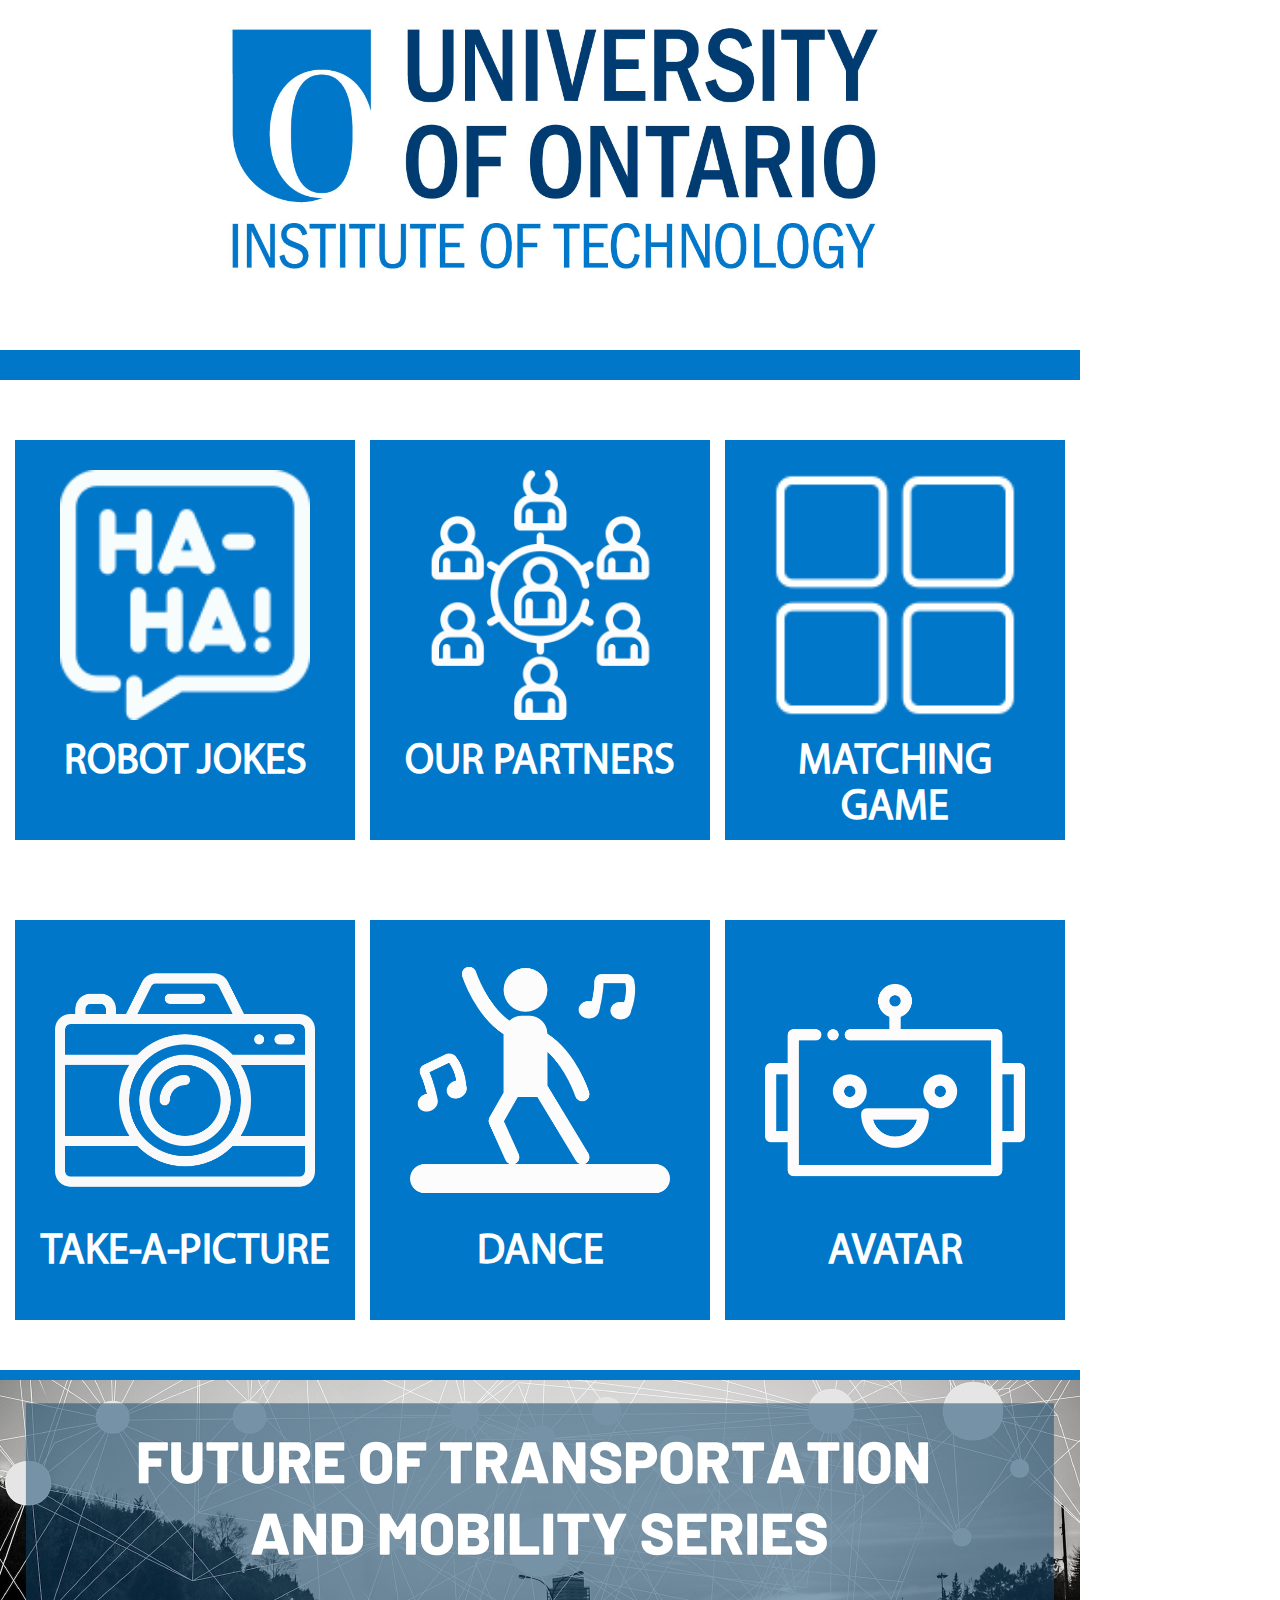
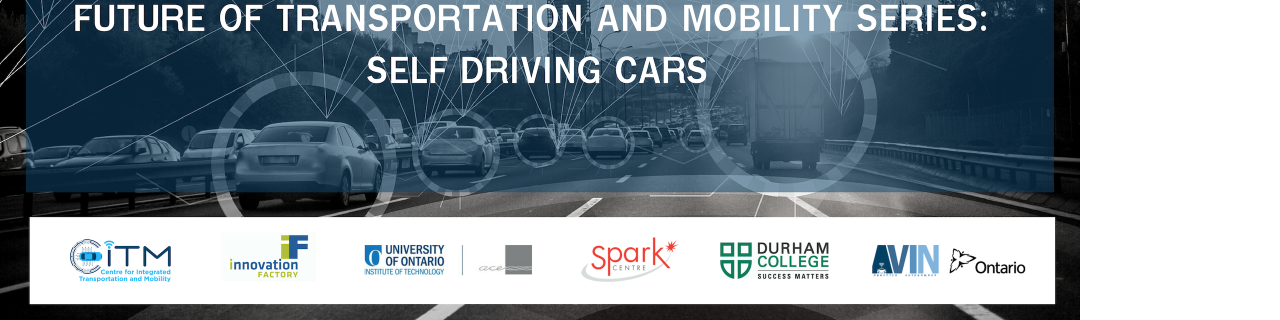
<file: maincontents.htm>
﻿<!DOCTYPE html>
<html>
<head>
    <meta content="text/html" charset="utf-8"/>
    <meta http-equiv="X-UA-Compatible" content="IE=10"/>

    <script language="JavaScript" type="text/javascript" src="Scripts/BaseCommand.js"></script>
    <script language="JavaScript" type="text/javascript" src="Scripts/BaseEvent.js"></script>
    <script language="JavaScript" type="text/javascript" src="Scripts/LogConsole.js"></script>
    <script language="JavaScript" type="text/javascript" src="Scripts/Language.js"></script>
    <script language="JavaScript" type="text/javascript" src="Scripts/custom.js"></script>
    <script type="text/javascript" src="Scripts/jquery-3.3.1.min.js"></script>
    <script language="JavaScript" type="text/javascript" src="maincontents.js"></script>
    <script src="boots/js/bootstrap.min.js"></script> 
    <link rel="stylesheet" href="boots/css/bootstrap.min.css">
    
    <link href="css/Main.css" rel="stylesheet" type="text/css"/>
</head>


<body  onbeforeunload="JSUnload()" ondragstart="return false;" ondrop="return false;" style="-ms-user-select:none;" oncontextmenu="return false;">

  <header onclick="">
    <div class="config" onclick="FC_ContentsCall('Config')">
        <img src="assets/config.png" height="100">
    </div>
    <!--<div class="img-home" onclick="location.href ='maincontents.htm'"></div>-->
    <div class="logo">
      <img src="assets/logo.png">
    </div>

  </header>
  <nav></nav>
  <section class="main-content">
    <!--<h1 class="welcome-text">WELCOME</br>TO NOVARTIS</h1>
    <div class="get-started">Get Started</div>-->

    <div class="navigation">
      
      <div class="col-sm-4 navigation-box" style="" onclick="GetJoke()">
        <img src="assets/icons/laugh.png" class="navigation-icon" width="250">
        <h2 class="navigation-text">ROBOT JOKES</h2>
        
      </div>
      
      <div class="col-sm-4 navigation-box" style="margin: 0" onclick="FC_ContentsCall('Partner')">
        <img src="assets/icons/network.png" class="navigation-icon" width="250">
        <h2 class="navigation-text">OUR PARTNERS</h2>
        
      </div>
      <div class="col-sm-4 navigation-box" style="" onclick="FC_ContentsCall('matchMaking')">
        <img src="assets/icons/four-squares.png" class="navigation-icon" width="250">
        <h2 class="navigation-text">MATCHING GAME</h2>
      </div>
      <div class="col-sm-4 navigation-box" style="margin-bottom: 0" onclick="FC_ContentsCall('Selfie')">
        <img src="assets/icons/camera.png" class="navigation-icon">
        <h2 class="navigation-text">TAKE-A-PICTURE</h2>
      </div>
      <div class="col-sm-4 navigation-box" style="margin: 0" onclick="FC_ContentsCall('Dance')">
        <img src="assets/icons/dancer-with-music.png" class="navigation-icon">
        <h2 class="navigation-text">DANCE</h2>
      </div>
      <div class="col-sm-4 navigation-box" style="margin-bottom: 0" onclick="FC_ContentsCall('Avatar')">
        <img src="assets/icons/robot-5.png" class="navigation-icon">
        <h2 class="navigation-text">AVATAR</h2>
        
      </div>
      
      <!--<div class="col-sm-4 navigation-box" style="" onclick="FC_ContentsCall('go-mobile')">
        <img src="assets/icons/go-mobile.png" class="navigation-icon ">
        
      </div>-->
       
    </div>
  </section>

  <footer>
    <img src="assets/footer.png" width="1080">
  </footer>
  <div id="dialog-overlay"></div>
  <div id="dialog-box">
  </div>
  <style type="text/css">
    nav {
    height: 30px;
  }
  .main-content {
    height: 940px;
    margin-top: 60px;
    border-bottom: 10px solid #0077c9;
}
  </style>
  <script type="text/javascript">
    function GetJoke(){
    var temp=Math.floor((Math.random() * 9) + 1);
    PlaySpeech(jokes[temp]);
    //alert(jokes[temp]);
  }
  var initialJokeTime=setTimeout(GetJoke,30000);

  $(document).click(function(event) {
      clearTimeout( initialJokeTime );
      initialJokeTime=setTimeout(GetJoke,120000);
  });
  </script>
</body>
</html>
</file>
<file: css/Main.css>
@charset "utf-8";
/* CSS Document */

/*@import url('https://fonts.googleapis.com/css?family=Orbitron');
@import url('https://fonts.googleapis.com/css?family=Source+Sans+Pro');*/
@font-face {
    font-family: MyriadproReg;
    src: url('Fonts/MYRIADPROREGULAR.woff');
}
@font-face {
    font-family: MyriadproBold;
    src: url('Fonts/MyriadPro-Bold.woff');
}

a{
	color: white;
}

body{
	padding: 0;
	margin: 0;
	background-repeat: no-repeat;
	width: 1080px;
	height: 1920px;
	overflow: hidden;
	font-family: 'MyriadproReg';
	color: #ffffff;
	/*background-color: #d8e7ee !important;*/
}
header
{
	width: 1080px;
	height: 350px;
	/*background-image:url('../assets/header.png');*/
}
nav{
	height: 60px;
	background-color: #0077c9;
}
header .logo {
	text-align: center;
	padding: 20px 0 0 30px;
}
header .logo img {
	width: 700px;
}
.main-content {
	/*background-image: url("../assets/background.png");
	background-repeat: no-repeat;
	background-size: cover;
    background-position-y: -264px;*/
	height: 856px;
	margin-top: 100px;
}
footer {
	
}
.footer-section{
	margin-left: 300px;
}
.navigation{
	width: 1080px
    margin: 0px auto;
    height: auto;
    display: block;
}
.navigation-box{
	/*border-radius: 10px;*/
	background-color: #0077c9;
	text-align: center;
	width: 340px;
	    height: 400px;
    margin: 0 15px 80px 15px;
}
.navigation-icon{
	margin-top: 30px;
	max-height: 260px;
}
.navigation-text{
	font-weight: bold;
	font-size: 42px;
}

a.button {
	/* styles for button */
	margin:10px auto 0 auto;
	text-align:center;
	display: block;
	width:100px;
	padding:  10px ;
	color: #fff;
	text-decoration: none;
	font-weight: bold;
	line-height: 1;
	font-size: 30px;

	/* button color */
	background-color: #b92c28;

	/* css3 implementation :) */
	/* rounded corner */
	-moz-border-radius: 5px;
	-webkit-border-radius: 5px;

	/* drop shadow */
	-moz-box-shadow: 0 1px 3px rgba(0,0,0,0.5);
	-webkit-box-shadow: 0 1px 3px rgba(0,0,0,0.5);

	/* text shaow */
	text-shadow: 0 -1px 1px rgba(0,0,0,0.25);
	border-bottom: 1px solid rgba(0,0,0,0.25);
	position: relative;
	cursor: pointer;

}


#dialog-box .dialog-content p {
	font-weight:700; margin:0;
}

#dialog-box .dialog-content ul {
	margin:10px 0 10px 20px;
	padding:0;
	height:50px;
}

#dialog-box .dialog-content {
	/* style the content */
	max-height: 1200px;
	overflow: hidden;
	text-align:left;
	padding:10px;
	margin:13px;
	color:#666;
	font-family:arial;
	font-size:11px;
}

#dialog-overlay {

	/* set it to fill the whil screen */
	width:100%;
	height:100%;

	/* transparency for different browsers */
	filter:alpha(opacity=50);
	-moz-opacity:0.5;
	-khtml-opacity: 0.5;
	opacity: 0.5;
	background:#000;

	/* make sure it appear behind the dialog box but above everything else */
	position:absolute;
	top:0; left:0;
	z-index:3000;

	/* hide it by default */
	display:none;
}

#dialog-box {

	/* css3 drop shadow */
	-webkit-box-shadow: 0px 0px 10px rgba(0, 0, 0, 0.5);
	-moz-box-shadow: 0px 0px 10px rgba(0, 0, 0, 0.5);

	/* css3 border radius */
	-moz-border-radius: 5px;
	-webkit-border-radius: 5px;

	background:#eee;
	/* styling of the dialog box, i have a fixed dimension for this demo */
	width:850px;


	/* make sure it has the highest z-index */
	position:absolute;
	top: 20% !important;
	z-index:5000;

	/* hide it by default */
	display:none;
}

.img-home {
	width: 57px;
    float: right;
}

.config{
position: absolute;
    width: 100px;
    height: 100px;
    left: 0;
    top: 0;
    z-index: 1000;
}
</file>
<file: Contents/Dance/css/dance.css>
/* Font Family
================================================== */



/* Global Styles
================================================== */
.main-content {margin-top: 0px;     height: 955px;}
.container {
    -webkit-font-smoothing:antialiased;
    -webkit-text-size-adjust:100%;
    color:#fff;
    font-size:105%;
    font-family:"Oxygen", HelveticaNeue, "Helvetica Neue", Helvetica, Arial, sans-serif;
    font-weight:300;
    letter-spacing:.025rem;
    line-height:1.618;
    padding:1rem 0;

}

/* Setup
================================================== */

.container {
    position:relative;
    //margin:0 auto;
    //margin: 20px;
    margin-top: 80px;
    margin-left: 20px !important;
    /* background-color:#FF6600;*/


}
.column { width:inherit; }




audio {
    margin:0 15px 0 14px;
    width:670px;
}

#mainwrap {
    background-color: #0077c9;
    padding: 30px 0 0 0;
}

#audiowrap{
    
}
#plwrap {
    margin-top:25px;
    padding: 10px 0;
    background-color: #a8a8a8;
}
#plList{
    padding: 0 0 0 10px;
}

#tracks {
    position:relative;
    text-align:center;
    color: white;
    font-size: 40px;
    margin-top: 25px;

}

#nowPlay {
    display:inline;
    margin-left: 300px;
}

#npAction {
    padding:131px;
}

#npTitle {
    padding:21px;
}

#plList li {
    cursor:pointer;
    display:block;
    margin:0;
    padding:21px;

    width: 97%;
    background-color: #a8a8a8;
    border: 10px solid #0077c9;
    margin: 10px;
}

#plList li:hover {
    background-color:rgba(0,0,0,.1);
    width: 97%;
}

.plItem {
    position:relative;
    font-size: 30px;
    color: white;
}

.plTitle {
}

.plNum {
    width:25px;
}

.plLength {
    padding-left:21px;
    position:absolute;
    right:21px;
    top:0;
}

.plSel,
.plSel:hover {
    background-color:rgba(0,0,0,.1);
    color:#fff;
    cursor:default !important;
}


.playAudio,.stopAudio{
    margin: 80px;
}
.songaction{

    width: 100%;
}
#nowPlay{

}
.bagimage{
    color: pink;
    background-image: url(../images/01.jpg);
    height: 380px;
    background-size: auto;
}

.bagoverlay{
    background: rgba(54, 25, 25, .4);
    height: 310px;
    background-size: auto;
    padding-top: 110px;
}
.yellowcolor{
    background-color: #3fb8e9;
    height: 250px;
    padding-top: 20px;
    text-align: center;
}
</file>
<file: Contents/MatchGame/css/video.css>
.wrap{   
    height: 1650px;
   //width: 943px;
    margin: 0 auto;
    border-radius: 10px;
  }
  h1, h2{color: white;margin: 20px 0;}
  .product-box{
    width: 465px;   
    margin: 0px;
  }
  .product-box img{
    width: 440px;
  }
  .products-box{height: 305px;}
 #dialog-overlay1 {

  /* set it to fill the whil screen */
  width:100%; 
  height:100%;
  
  /* transparency for different browsers */
  filter:alpha(opacity=50); 
  -moz-opacity:0.5; 
  -khtml-opacity: 0.5; 
  opacity: 0.5; 
  background:#000; 

  /* make sure it appear behind the dialog box but above everything else */
  position:absolute; 
  top:0; left:0; 
  z-index:3000; 

  /* hide it by default */
  display:none;
}

#dialog-box1 {
  
  /* css3 drop shadow */
  -webkit-box-shadow: 0px 0px 10px rgba(0, 0, 0, 0.5);
  -moz-box-shadow: 0px 0px 10px rgba(0, 0, 0, 0.5);
  
  /* css3 border radius */
  -moz-border-radius: 5px;
    -webkit-border-radius: 5px;
  
  background:#eee;
  /* styling of the dialog box, i have a fixed dimension for this demo */ 
  width:850px; 
  
  
  /* make sure it has the highest z-index */
  position:absolute; 
  top: 20% !important;
  z-index:5000; 

  /* hide it by default */
  display:none;
}

#dialog-box1 #dialog-content1 {
  /* style the content */
  max-height: 1200px;
  overflow: hidden;
  text-align:left; 
  padding:10px; 
  margin:13px;
  color:#666; 
  font-family:arial;
  font-size:11px; 
  float: left;
}
#dialog-message{
  font-size: 30px;
    padding: 20px;
}
#dialog-box1 #dialog-message h1{
  color: black;
  text-align: center;
}

a.button {
  /* styles for button */
  margin:10px auto 0 auto;
  text-align:center;
  display: block;
  width:100px;
  padding:  10px ;
  color: #fff;
  text-decoration: none;
  font-weight: bold;
  line-height: 1;
    font-size: 30px;
  
  /* button color */
  background-color: #b92c28;
  
  /* css3 implementation :) */
  /* rounded corner */
  -moz-border-radius: 5px;
  -webkit-border-radius: 5px;
  
  /* drop shadow */
  -moz-box-shadow: 0 1px 3px rgba(0,0,0,0.5);
  -webkit-box-shadow: 0 1px 3px rgba(0,0,0,0.5);
  
  /* text shaow */
  text-shadow: 0 -1px 1px rgba(0,0,0,0.25);
  border-bottom: 1px solid rgba(0,0,0,0.25);
  position: relative;
  cursor: pointer;
  
}

a.button:hover {
  /*background-color: #c33100;  */
}

/* extra styling */
#dialog-box .dialog-content p {
  font-weight:700; margin:0;
}

#dialog-box .dialog-content ul {
  margin:10px 0 10px 20px; 
  padding:0; 
  height:50px;
}
.btn-ok{
  position: absolute;
  right: 10px;
  background-color: #b5533c;
  color: white;
  padding: 5px 10px;
  border-radius: 5px;
  margin-top: 5px;
}
#myVideo {
    width: 800px;
    float: left;
}
#playPause{
      width: 80px;
    margin-left: 360px;
}

.main-content {
    height: 856px;
    margin-top: 10px;
  }
</file>
<file: Contents/MatchGame/css/style.css>
@import url(http://weloveiconfonts.com/api/?family=brandico);
/* brandico */
[class*="brandico-"]:before {
  font-family: 'brandico', sans-serif;
}

* {
  box-sizing: border-box;
}

html, body {
  height: 100%;
}

body {
  //background: black;
  min-height: 100%;
  font-family: "Arial", sans-serif;
}

.wrap {
  position: relative;
  height: 100%;
  min-height: 500px;
  padding-bottom: 20px;
}

.game {
  -webkit-transform-style: preserve-3d;
  transform-style: preserve-3d;
  perspective: 500px;
  min-height: 100%;
  height: 100%;
}

@keyframes matchAnim {
  0% {
    background: #bcffcc;
  }
  100% {
    background: white;
  }
}
.card {
  float: left;
  width: 50%;
  height: 22%;
  padding: 5px;
  text-align: center;
  display: block;
  perspective: 500px;
  position: relative;
  cursor: pointer;
  z-index: 50;
  -webkit-tap-highlight-color: rgba(0, 0, 0, 0);
}
@media (max-width: 800px) {
  .card {
    width: 25%;
    height: 16.666%;
  }
}

.card .inside {
  width: 100%;
  height: 100%;
  display: block;
  //-webkit-transform-style: preserve-3d;
  transform-style: preserve-3d;
  transition: .4s ease-in-out;
  background: white;
}


.card .inside.picked, .card .inside.matched {
  -webkit-transform: rotateY(180deg);
  transform: rotateY(180deg);
}

.card .inside.matched {
  animation: 1s matchAnim ease-in-out;
  animation-delay: .4s;
}
.card .front, .card .back {
  border: 1px solid black;
  backface-visibility: hidden;
  position: absolute;
  top: 0;
  left: 0;
  width: 100%;
  height: 100%;
  padding: 20px;
}
.card .front img, .card .back img {
  max-width: 100%;
  display: block;
  margin: 0 auto;
  max-height: 100%;
}
.card .front {
  //-webkit-transform: rotateY(-180deg);
  transform: rotateY(-180deg);
}
@media (max-width: 800px) {
  .card .front {
    padding: 5px;
  }
}
@media (max-width: 800px) {
  .card .back {
    padding: 10px;
  }
}

.card .face {
  border: 1px solid black;
  backface-visibility: hidden;
  position: absolute;
  top: 0;
  left: 0;
  width: 100%;
  height: 100%;
  padding: 20px;
  z-index: 1000;
}

.modal-overlay {
  display: none;
  background: rgba(0, 0, 0, 0.8);
  position: fixed;
  top: 0;
  left: 0;
  width: 100%;
  height: 100%;
}

.modal {
  display: none;
  position: relative;
  width: 500px;
  height: 400px;
  max-height: 90%;
  max-width: 90%;
  min-height: 380px;
  margin: 0 auto;
  background: white;
  top: 50%;
  transform: translateY(-50%);
  padding: 30px 10px;
}
.modal .winner {
  font-size: 80px;
  text-align: center;
  color: #4d4d4d;
}
@media (max-width: 480px) {
  .modal .winner {
    font-size: 60px;
  }
}
.modal .restart {
  margin: 30px auto;
  padding: 20px 30px;
  display: block;
  font-size: 30px;
  border: none;
  background: #4d4d4d;
  background: linear-gradient(#4d4d4d, #222);
  border: 1px solid #222;
  border-radius: 5px;
  color: white;
  text-shadow: 0px 1px 0 black;
  cursor: pointer;
}
.modal .restart:hover {
  background: linear-gradient(#222, black);
}
.modal .message {
  text-align: center;
}
.modal .message a {
  text-decoration: none;
  color: #28afe6;
  font-weight: bold;
}
.modal .message a:hover {
  color: #56c0eb;
  border-bottom: 1px dotted #56c0eb;
}
.modal .share-text {
  text-align: center;
  margin: 10px auto;
}
.modal .social {
  margin: 20px auto;
  text-align: center;
}
.modal .social li {
  display: inline-block;
  height: 50px;
  width: 50px;
  margin-right: 10px;
}
.modal .social li:last-child {
  margin-right: 0;
}
.modal .social li a {
  display: block;
  line-height: 50px;
  font-size: 20px;
  color: white;
  text-decoration: none;
  border-radius: 5px;
}
.modal .social li a.facebook {
  background: #3b5998;
}
.modal .social li a.facebook:hover {
  background: #4c70ba;
}
.modal .social li a.google {
  background: #D34836;
}
.modal .social li a.google:hover {
  background: #dc6e60;
}
.modal .social li a.twitter {
  background: #4099FF;
}
.modal .social li a.twitter:hover {
  background: #73b4ff;
}

footer {
  height: 20px;
  position: absolute;
  bottom: 0;
  width: 100%;
  z-index: 0;
}
footer .disclaimer {
  line-height: 20px;
  font-size: 12px;
  color: #727272;
  text-align: center;
}
@media (max-width: 767px) {
  footer .disclaimer {
    font-size: 8px;
  }
}

table{
  margin-left: 14px;
}

table tr, table td {
  padding: 5px;
}
</file>
<file: Contents/Partner/css/video.css>
.wrap{   
    height: 1650px;
   width: 943px;
    margin: 0 auto;
    border-radius: 10px;
  }
  h1, h2{color: white;margin: 20px 0;}
  .product-box{
    width: 465px;   
    margin: 0px;
  }
  .product-box img{
    width: 440px;
  }
  .products-box{height: 305px;}
 #dialog-overlay1 {

  /* set it to fill the whil screen */
  width:100%; 
  height:100%;
  
  /* transparency for different browsers */
  filter:alpha(opacity=50); 
  -moz-opacity:0.5; 
  -khtml-opacity: 0.5; 
  opacity: 0.5; 
  background:#000; 

  /* make sure it appear behind the dialog box but above everything else */
  position:absolute; 
  top:0; left:0; 
  z-index:3000; 

  /* hide it by default */
  display:none;
}

#dialog-box1 {
  
  /* css3 drop shadow */
  -webkit-box-shadow: 0px 0px 10px rgba(0, 0, 0, 0.5);
  -moz-box-shadow: 0px 0px 10px rgba(0, 0, 0, 0.5);
  
  /* css3 border radius */
  -moz-border-radius: 5px;
    -webkit-border-radius: 5px;
  
  background:#eee;
  /* styling of the dialog box, i have a fixed dimension for this demo */ 
  width:850px; 
  
  
  /* make sure it has the highest z-index */
  position:absolute; 
  top: 20% !important;
  z-index:5000; 

  /* hide it by default */
  display:none;
}

#dialog-box1 #dialog-content1 {
  /* style the content */
  max-height: 1200px;
  overflow: hidden;
  text-align:left; 
  padding:10px; 
  margin:13px;
  color:#666; 
  font-family:arial;
  font-size:11px; 
  float: left;
}
#dialog-message{
  font-size: 30px;
    padding: 20px;
}
#dialog-box1 #dialog-message h1{
  color: black;
  text-align: center;
}

a.button {
  /* styles for button */
  margin:10px auto 0 auto;
  text-align:center;
  display: block;
  width:100px;
  padding:  10px ;
  color: #fff;
  text-decoration: none;
  font-weight: bold;
  line-height: 1;
    font-size: 30px;
  
  /* button color */
  background-color: #b92c28;
  
  /* css3 implementation :) */
  /* rounded corner */
  -moz-border-radius: 5px;
  -webkit-border-radius: 5px;
  
  /* drop shadow */
  -moz-box-shadow: 0 1px 3px rgba(0,0,0,0.5);
  -webkit-box-shadow: 0 1px 3px rgba(0,0,0,0.5);
  
  /* text shaow */
  text-shadow: 0 -1px 1px rgba(0,0,0,0.25);
  border-bottom: 1px solid rgba(0,0,0,0.25);
  position: relative;
  cursor: pointer;
  
}

a.button:hover {
  /*background-color: #c33100;  */
}

/* extra styling */
#dialog-box .dialog-content p {
  font-weight:700; margin:0;
}

#dialog-box .dialog-content ul {
  margin:10px 0 10px 20px; 
  padding:0; 
  height:50px;
}
.btn-ok{
  position: absolute;
  right: 10px;
  background-color: #b5533c;
  color: white;
  padding: 5px 10px;
  border-radius: 5px;
  margin-top: 5px;
}
#myVideo {
    width: 800px;
    float: left;
}
#playPause{
      width: 80px;
    margin-left: 360px;
}

.main-content {
    height: 856px;
    margin-top: 50px;
  }
</file>
<file: Contents/PrizeWheel/css/eat.css>
.bmg{

    height: 1158px;
}

.home{
    float: right;
    height: 57px;
    padding-right: 10px;
}
  .img-home {position: absolute;top: -60px;z-index: 99;height: 62px;cursor: pointer; cursor: hand;}
  .wrap{    padding-top: 20px;}
     .icon{
      
      width: 550px;
      height: 380px;
    }
  #dialog-overlay {

  /* set it to fill the whil screen */
  width:100%; 
  height:100%;
  
  /* transparency for different browsers */
  filter:alpha(opacity=50); 
  -moz-opacity:0.5; 
  -khtml-opacity: 0.5; 
  opacity: 0.5; 
  background:#000; 

  /* make sure it appear behind the dialog box but above everything else */
  position:absolute; 
  top:0; left:0; 
  z-index:3000; 

  /* hide it by default */
  display:none;
}

#dialog-box {
  
  /* css3 drop shadow */
  -webkit-box-shadow: 0px 0px 10px rgba(0, 0, 0, 0.5);
  -moz-box-shadow: 0px 0px 10px rgba(0, 0, 0, 0.5);
  
  /* css3 border radius */
  -moz-border-radius: 5px;
    -webkit-border-radius: 5px;
  
  background:#eee;
  /* styling of the dialog box, i have a fixed dimension for this demo */ 
  width:850px; 
  
  
  /* make sure it has the highest z-index */
  position:absolute; 
  top: 20% !important;
  z-index:5000; 

  /* hide it by default */
  display:none;
}

#dialog-box .dialog-content {
  /* style the content */
  max-height: 1200px;
  overflow: hidden;
  text-align:left; 
  padding:10px; 
  margin:13px;
  color:#666; 
  font-family:arial;
  font-size:11px; 
  float: left;
}

a.button {
  /* styles for button */
  margin:10px auto 0 auto;
  text-align:center;
  display: block;
  width:100px;
  padding:  10px ;
  color: #fff;
  text-decoration: none;
  font-weight: bold;
  line-height: 1;
    font-size: 30px;
  
  /* button color */
  background-color: #b92c28;
  
  /* css3 implementation :) */
  /* rounded corner */
  -moz-border-radius: 5px;
  -webkit-border-radius: 5px;
  
  /* drop shadow */
  -moz-box-shadow: 0 1px 3px rgba(0,0,0,0.5);
  -webkit-box-shadow: 0 1px 3px rgba(0,0,0,0.5);
  
  /* text shaow */
  text-shadow: 0 -1px 1px rgba(0,0,0,0.25);
  border-bottom: 1px solid rgba(0,0,0,0.25);
  position: relative;
  cursor: pointer;
  
}

a.button:hover {
  /*background-color: #c33100;  */
}

/* extra styling */
#dialog-box .dialog-content p {
  font-weight:700; margin:0;
}

#dialog-box .dialog-content ul {
  margin:10px 0 10px 20px; 
  padding:0; 
  height:50px;
}

#change-us{color: rgb(255, 255, 255);background: #008a97;padding: 0px 10px;border-radius: 5px;}

p{

  margin: 0 0 0;
}
</file>
<file: Contents/RobotAvatar/RobotAvatar.css>
@font-face {
    font-family: Bukra-Regular;
    src: url(../../css/Fonts/OpenSans-Regular.ttf);
}
@font-face {
    font-family: Bukra-Light;
    src: url(../../css/Fonts/OpenSans-Light.ttf);
}
body{
	//font-family: 'Bukra-Light' !important;
/*font-weight: bold;*/
}
body {
	margin: 0;
	padding: 0;
	//overflow: hidden;
}
.home{
	float: right;
	height: 57px;
	padding-right: 10px;

}


.main{
	background-color: white;
    min-height: 1150px;
	padding-top: 40px;}

.bg {
	margin: 0;
	padding: 0;
	position: absolute;
	/*top: 200px;*/
	top: 410px;
	margin-bottom: 50px;
}
.bg img{
	width: 1080px;
	/*height: 715px;*/
}

.canvas {
	position: absolute;
    /*left: 283px;*/
    /* z-index: -2; */
    /*top: 560px;
    height: 394px;
    width: 281px;*/
    left: 280px;
    top: 523px;
}

.frame {
	position: absolute;
	left: 327px;
    top: 528px;
}

#frame {
	/* display: none; */
	width: 280px;
}

.number {
	position: absolute;
	/*left: 362px;
	/*top: 549px;
	top:730px;*/
	left: 463px;
    top: 678px;
}

#number {
	/* display: none; */
}

.shot {
	position: absolute;
    left: 384px;
    /* top: 474px; */
    top: 603px;
}
.shot img{
	width: 280px;
    /*height: 401px;*/
}

.delete {
	position: absolute;
	right: 65px;
	top: 1185px;
}
.delete button{
	background-color: #d4d4d4;
	width: 200px;
	font-size: 30px;
	border-radius: 25px;
	padding: 5px;
	border: solid #ffffff;
}
.img-home {
	position: absolute;
	z-index: 99;
	margin-top: -64px;
	/*cursor: pointer;*/
	height: 66px;
}
footer {
	position: absolute;
	bottom: 372px !important;
}
.titleAvatar{
	background-color: white;
    padding: 20px 0;
    text-align: center;
    margin: 0;
    color: black;
}
#change-us, #change-ar{text-decoration: none;}
.deltext{
	    color: black;
    position: absolute;
    top: 800px;
    left: 350px;
    font-size: 35px;
    width: 388px;
    line-height: 79px;
    text-align: center;
    }

     a {
    color: #008a97 !important;
}
 #change-us, #change-ar{padding: 0px 10px 5px 10px !important; border-radius: 5px;text-decoration: none;}
 .active{
    color: rgb(255, 255, 255) !important;
 background: #008a97 !important;
  }
</file>
